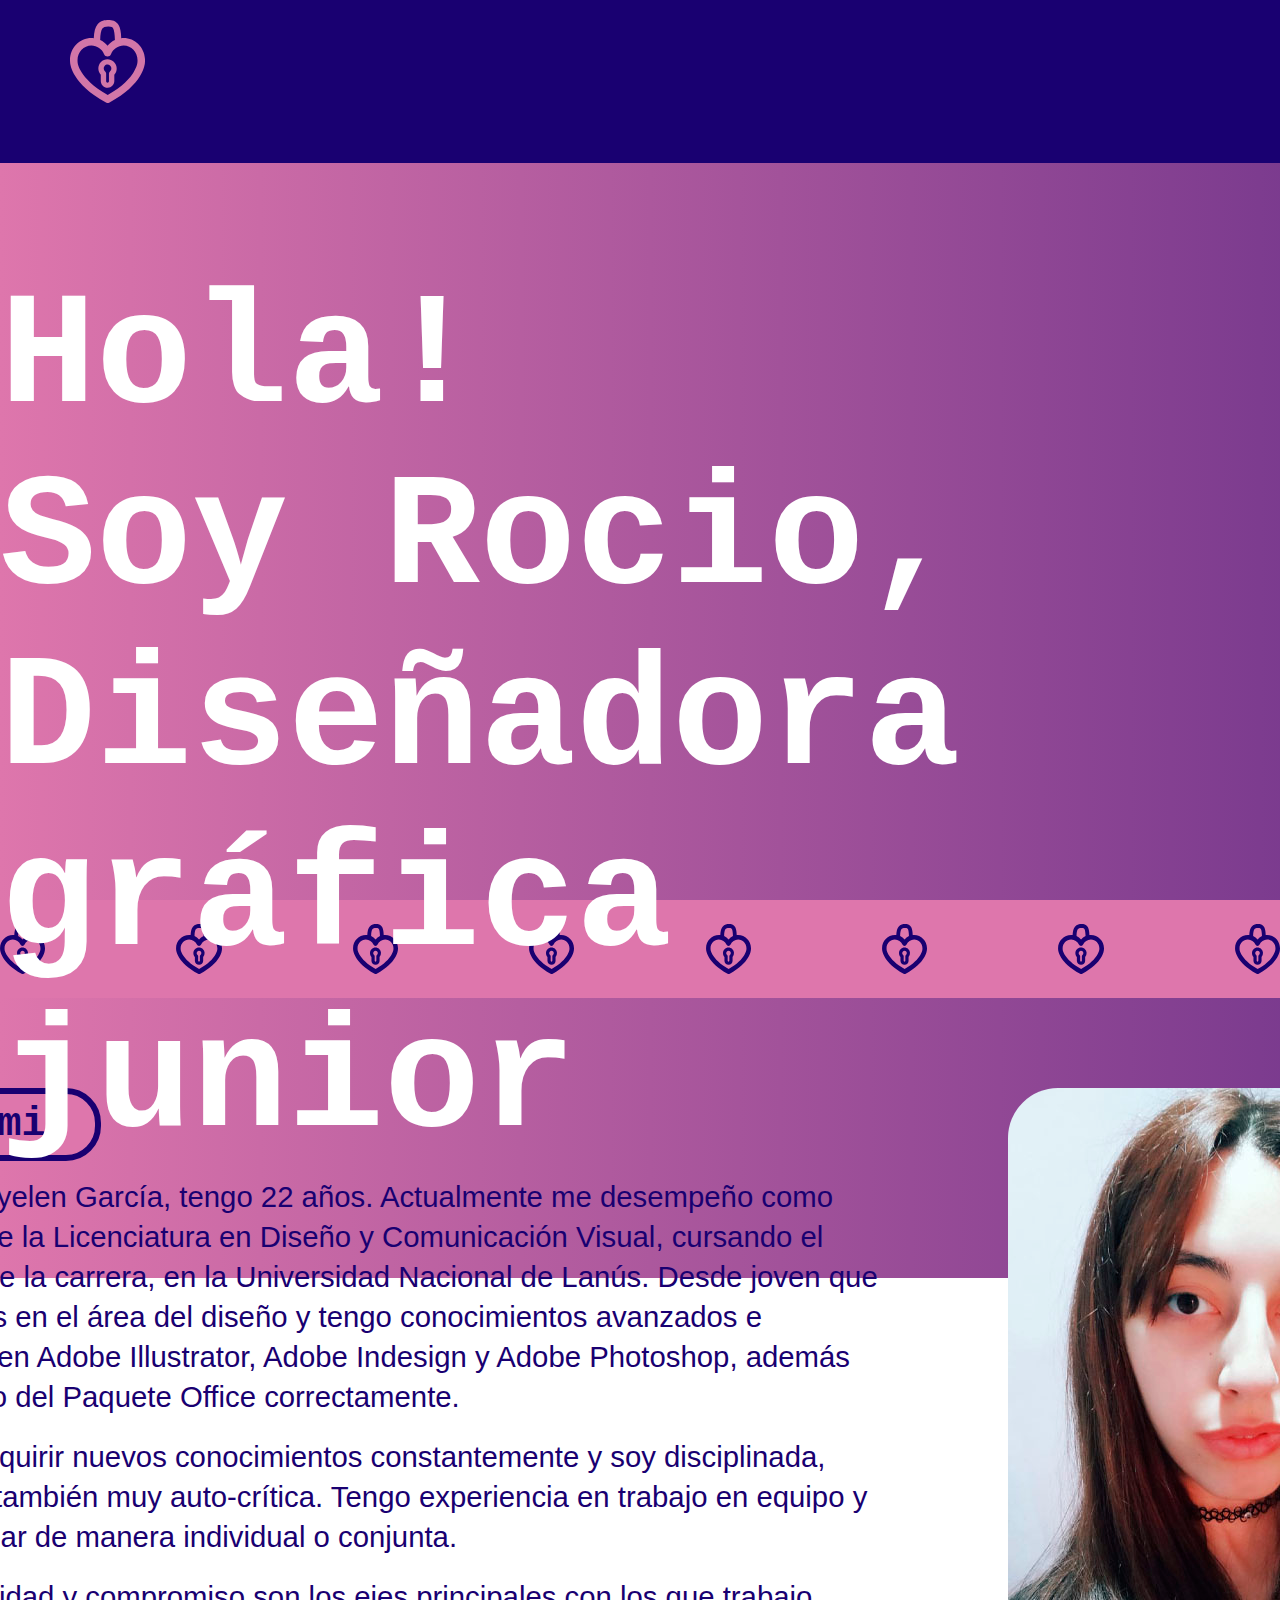
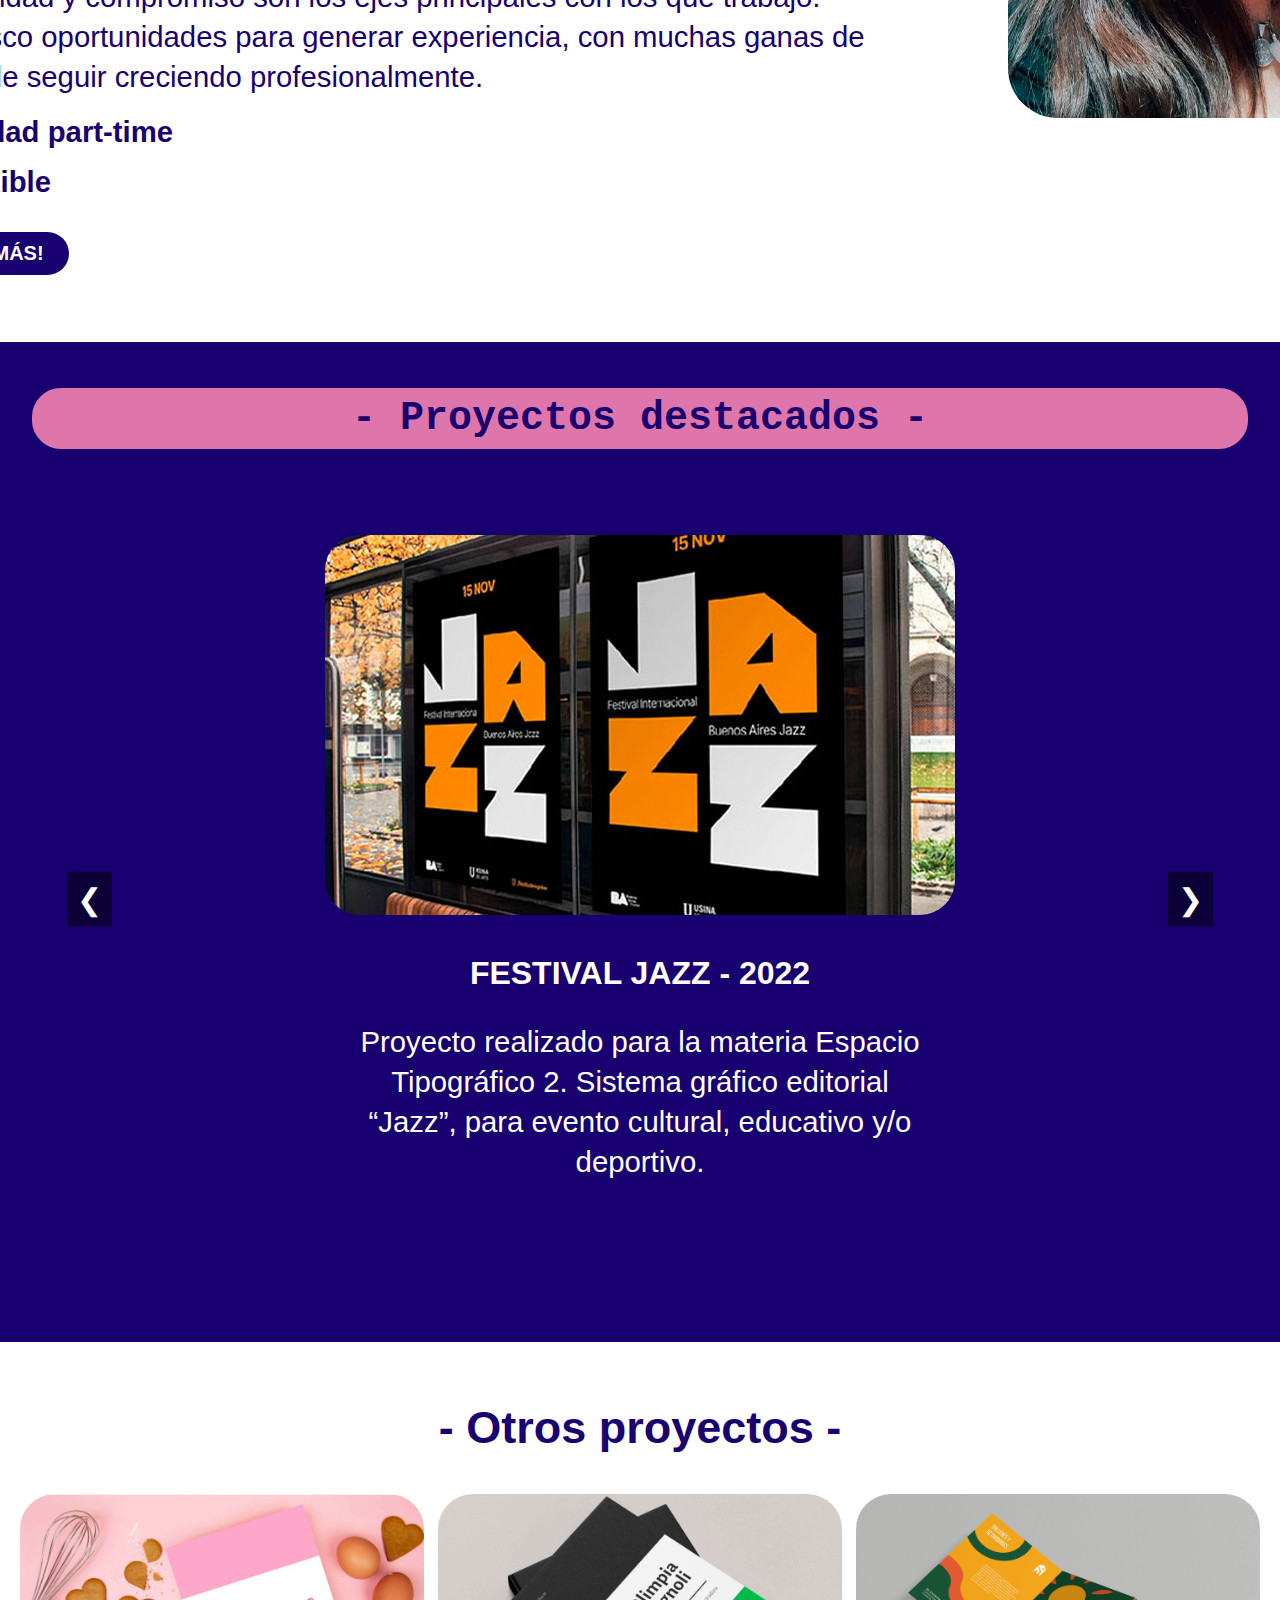
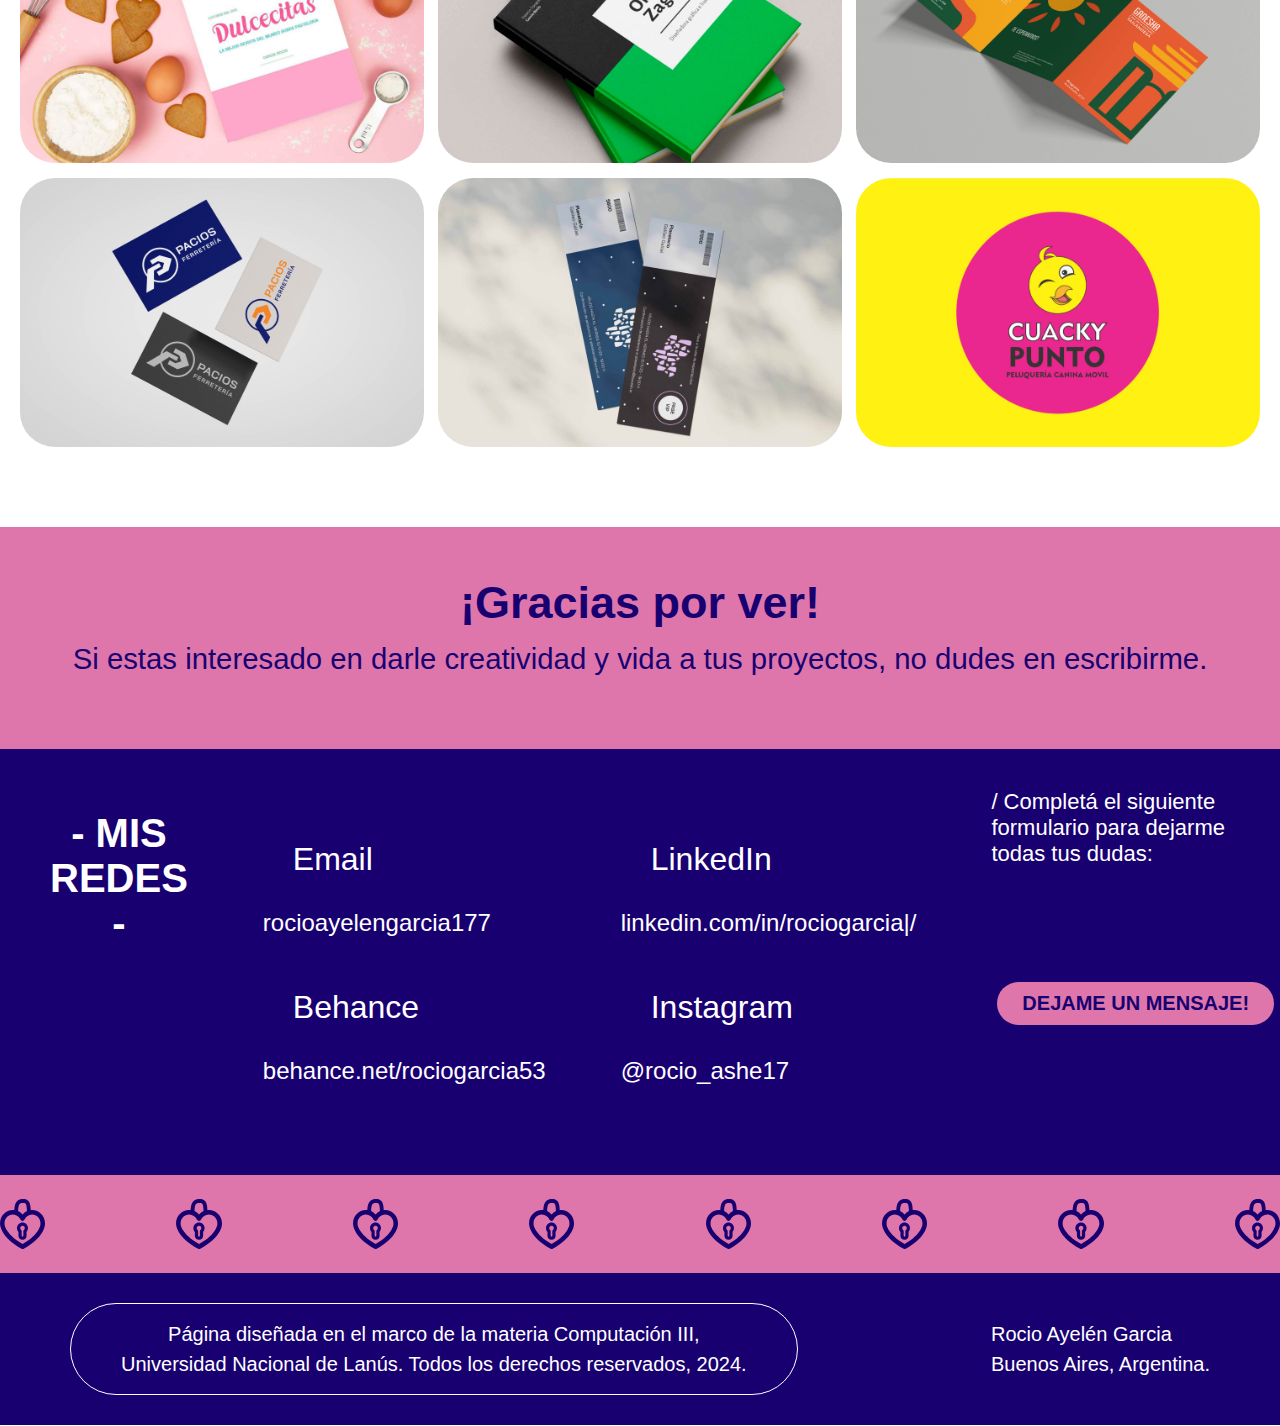
<file: index.html>
<!DOCTYPE html>
<html>
    <head>
        <meta charset="utf-8"/>
        <title>Rocio Garcia - Portfolio :)</title>
        <link rel="shortcut icon" href="img/svg/corazonrosa.svg" type="image/svg" sizes="16x16" alt="favicon_cvRocio">
        <link href="styles.css" rel="stylesheet" type="text/css">
		<script src="script.js"></script> 
		<meta name="viewport" content="width=device-width, initial-scale=1.0">
    </head>

    <body>
        <header class="h-index">
            <nav class="botonera">
                <div class="home">
                    <a href="index.html"><img src="img/svg/cora.svg" width="75px" alt="icono-de-corazon"></a>
                </div>
                <div class="botones">
                    <ul>
                        <li><a href="#sobremi" target="_self">SOBRE MÍ</a></li>
                        <li><a href="#proyectos" target="_self">MIS PROYECTOS</a></li>
                        <li><a href="img/GarciaRocio_CV.pdf" download="cv-rocio-garcia" target="_blank">DESCARGÁ MI CV!</a></li>
                        <li><a href="contacto.html" target="_self">CONTACTAME!</a></li>
                    </ul>
                </div>
            </nav>
<!--portada-titular-->
            <section class="titular">
                <div class="texto">
                    <h1>Hola!<br>Soy Rocio,<br>Diseñadora gráfica junior</h1>
                </div>
            </section>
		</header>

        <main>
<!--sobre-mi-->
            <section class="corazones">
                <img src="img/svg/corazonrosa.svg" height="50px" alt="corazon" class="corazon">
                <img src="img/svg/corazonrosa.svg" height="50px" alt="corazon" class="corazon">
                <img src="img/svg/corazonrosa.svg" height="50px" alt="corazon" class="corazon">
                <img src="img/svg/corazonrosa.svg" height="50px" alt="corazon" class="corazon">
                <img src="img/svg/corazonrosa.svg" height="50px" alt="corazon" class="corazon">
                <img src="img/svg/corazonrosa.svg" height="50px" alt="corazon" class="corazon">
                <img src="img/svg/corazonrosa.svg" height="50px" alt="corazon" class="corazon">
                <img src="img/svg/corazonrosa.svg" height="50px" alt="fcorazon" class="corazon">
            </section>

            <section class="contenedor">
                <div class="columna-izq-sobremi">
                    <h2 id="sobremi">Sobre mi!</h2>
                    <article class="descripcion">   
                        <p>Soy Rocio Ayelen García, tengo 22 años. Actualmente me desempeño como estudiante de la Licenciatura en Diseño y Comunicación Visual, cursando el quinto año de la carrera, en la Universidad Nacional de Lanús. Desde joven que tengo interés en el área del diseño y tengo conocimientos avanzados e intermedios en Adobe Illustrator, Adobe Indesign y Adobe Photoshop, además de hacer uso del Paquete Office correctamente.</p>
                        <p>Me gusta adquirir nuevos conocimientos constantemente y soy disciplinada, resolutiva y también muy auto-crítica. Tengo experiencia en trabajo en equipo y puedo trabajar de manera individual o conjunta.</p>
                        <p>Responsabilidad y compromiso son los ejes principales con los que trabajo. Siempre busco oportunidades para generar experiencia, con muchas ganas de aprender y de seguir creciendo profesionalmente.</p>
                        <ul>
                            <li>Disponibilidad part-time</li>
                            <li>Horario flexible</li>
                        </ul>
                        <a href="trayectoria.html">
                            <button id="boton-trayectoria" class="boton-trayectoria">¡CONOCEME MÁS!</button>
                        </a>
                    </article>
                </div>
                <div class="imagensobremi">
                    <img src="img/jpg/cvrocio.jpg" width="450" height="630" alt="imagenrocio" class="fotocv"> 
                </div>
            </section>

            <section class="proyectos-destacados">
                <h2 id="proyectos" class="tituloprincipal">- Proyectos destacados -</h2>
                <div class="carousel-container">
                    <div class="carousel">
                        <div class="cont-proyecto-indiv">
                            <img src="img/jpg/proyectos-destacados1.jpg" alt="proyectojazz" class="img-proyectos">
                            <h4>FESTIVAL JAZZ - 2022</h4>
                            <p class="epigrafe">Proyecto realizado para la materia Espacio Tipográfico 2. Sistema gráfico editorial “Jazz”, para evento cultural, educativo y/o deportivo.</p>
                        </div>
                        <div class="cont-proyecto-indiv">
                            <img src="img/jpg/proyectos-destacados2.jpg" alt="proyectobandoneon" class="img-proyectos">
                            <h4>INFOGRAFÍA - 2023</h4>
                            <p class="epigrafe">Proyecto realizado para la materia Espacio Tipográfico 3. Diseño de información / Infografía, sobre el funcionamiento del bandoneón.</p>
                        </div>
                        <div class="cont-proyecto-indiv">
                            <img src="img/jpg/proyectos-destacados3.jpg" alt="proyectometropolis" class="img-proyectos">
                            <h4>METRÓPOLIS - 2023</h4>
                            <p class="epigrafe">Proyecto realizado para la materia Fotografía. Imágenes basadas en la película “Metrópolis”, una película alemana de ciencia ficción de 1927, dirigida por Fritz Lang.</p>
                        </div>
                        <div class="cont-proyecto-indiv">
                            <img src="img/jpg/proyectos-destacados4.jpg" alt="proyectoetiquetas" class="img-proyectos">
                            <h4>ALTER EGO - 2024</h4>
                            <p class="epigrafe">Proyecto realizado para la materia Taller de Diseño 3. Diseño de etiquetas para vinos basada en el “El club de la pelea”, una película estadounidense dirigida por David Fincher.</p>
                        </div>
                    </div>
                    
                    <!-- Flechas de navegación -->
                    <button class="carousel-arrow prev" onclick="moveSlide(-1)">&#10094;</button>
                    <button class="carousel-arrow next" onclick="moveSlide(1)">&#10095;</button>
                </div>
            </section>

<!--otrpsproyectos-->
            <article aria-label="galeria" id="galeria">
                <h3>- Otros proyectos -</h3>
                <ol aria-label="Photographs" class="ol-cont-galeria">
                    <li>
                        <a href="galeria1.html">
                            <div class="image-container">
                                <img src="img/jpg/banner1.jpg" alt="galeria1" style="view-transition-name: photo-0">
                                <div class="image-title">VER MÁS</div>
                            </div>
                        </a>
                    </li>
                    <li>
                        <a href="galeria2.html">
                            <div class="image-container">
                                <img src="img/jpg/banner2.jpg" alt="galeria2" style="view-transition-name: photo-1">
                                <div class="image-title">VER MÁS</div>
                            </div>
                        </a>
                    </li>
                    <li>
                        <a href="galeria3.html">
                            <div class="image-container">
                                <img src="img/jpg/banner3.jpg" alt="galeria2" style="view-transition-name: photo-1">
                                <div class="image-title">VER MÁS</div>
                            </div>
                        </a>
                    </li>
                    <li>
                        <a href="galeria4.html">
                            <div class="image-container">
                                <img src="img/jpg/banner4.jpg" alt="galeria2" style="view-transition-name: photo-1">
                                <div class="image-title">VER MÁS</div>
                            </div>
                        </a>
                    </li>
                    <li>
                        <a href="galeria5.html">
                            <div class="image-container">
                                <img src="img/jpg/banner5.jpg" alt="galeria2" style="view-transition-name: photo-1">
                                <div class="image-title">VER MÁS</div>
                            </div>
                        </a>
                    </li>
                    <li>
                        <a href="galeria6.html">
                            <div class="image-container">
                                <img src="img/jpg/banner6.jpg" alt="galeria2" style="view-transition-name: photo-1">
                                <div class="image-title">VER MÁS</div>
                            </div>
                        </a>
                    </li>
                </ol>
            </article>
    
<!--graciasporver-->
            <section class="contacto">
                <div class="gracias-por-ver"> 
                    <h3 id>¡Gracias por ver!</h3>
                    <p>Si estas interesado en darle creatividad y vida a tus proyectos, no dudes en escribirme.</p>
                </div>
            </section>

<!--misredes-->
			<section class="sectioncontacto">
				<h4 class="titulocontacto">- MIS REDES -</h4>
				<adress class="#contacto" id="contacto">
					<div>
						<p class="redes">Email</p> 
						<a href="https://www.rocioayelengarcia177@gmail.com" target="_blank">rocioayelengarcia177</a>
						<p class="redes">Behance</p>
						<a href="https://www.behance.net/rociogarcia53" target="_blank">behance.net/rociogarcia53</a>
					</div>
				</adress>
				<adress>
					<div>
						<p class="redes">LinkedIn</p>
						<a href="https://www.linkedin.com/in/rocio-ayel%C3%A9n-garcia-8486112b2/" target="_blank">linkedin.com/in/rociogarcia|/</a>
						<p class="redes">Instagram</p>
						<a href="https://www.instagram.com/rocio_ashe17/" target="_blank">@rocio_ashe17</a>
					</div>
				</adress>
				    <div class="contenedor-boton-form">
					    <p class="p-boton-form">/ Completá el siguiente formulario para dejarme todas tus dudas:</p>
					    <a href="contacto.html">
						    <button class="boton-formulario">DEJAME UN MENSAJE!</button>
					    </a>
				    </div>
			</section>
            <section class="corazones">
                <img src="img/svg/corazonrosa.svg" height="50px" alt="corazon" class="corazon">
                <img src="img/svg/corazonrosa.svg" height="50px" alt="corazon" class="corazon">
                <img src="img/svg/corazonrosa.svg" height="50px" alt="corazon" class="corazon">
                <img src="img/svg/corazonrosa.svg" height="50px" alt="corazon" class="corazon">
                <img src="img/svg/corazonrosa.svg" height="50px" alt="corazon" class="corazon">
                <img src="img/svg/corazonrosa.svg" height="50px" alt="corazon" class="corazon">
                <img src="img/svg/corazonrosa.svg" height="50px" alt="corazon" class="corazon">
                <img src="img/svg/corazonrosa.svg" height="50px" alt="fcorazon" class="corazon">
            </section>
        </main>

<!--footer-->
        <footer>
            <div class="copyright">
				<p>Página diseñada en el marco de la materia Computación III, </p>
            	<p>Universidad Nacional de Lanús. Todos los derechos reservados, 2024.</p>
            </div>
			<div>
                <p>Rocio Ayelén Garcia</p>
                <p>Buenos Aires, Argentina.</p>
            </div>
    	</footer>
    </body>
</html>
</file>
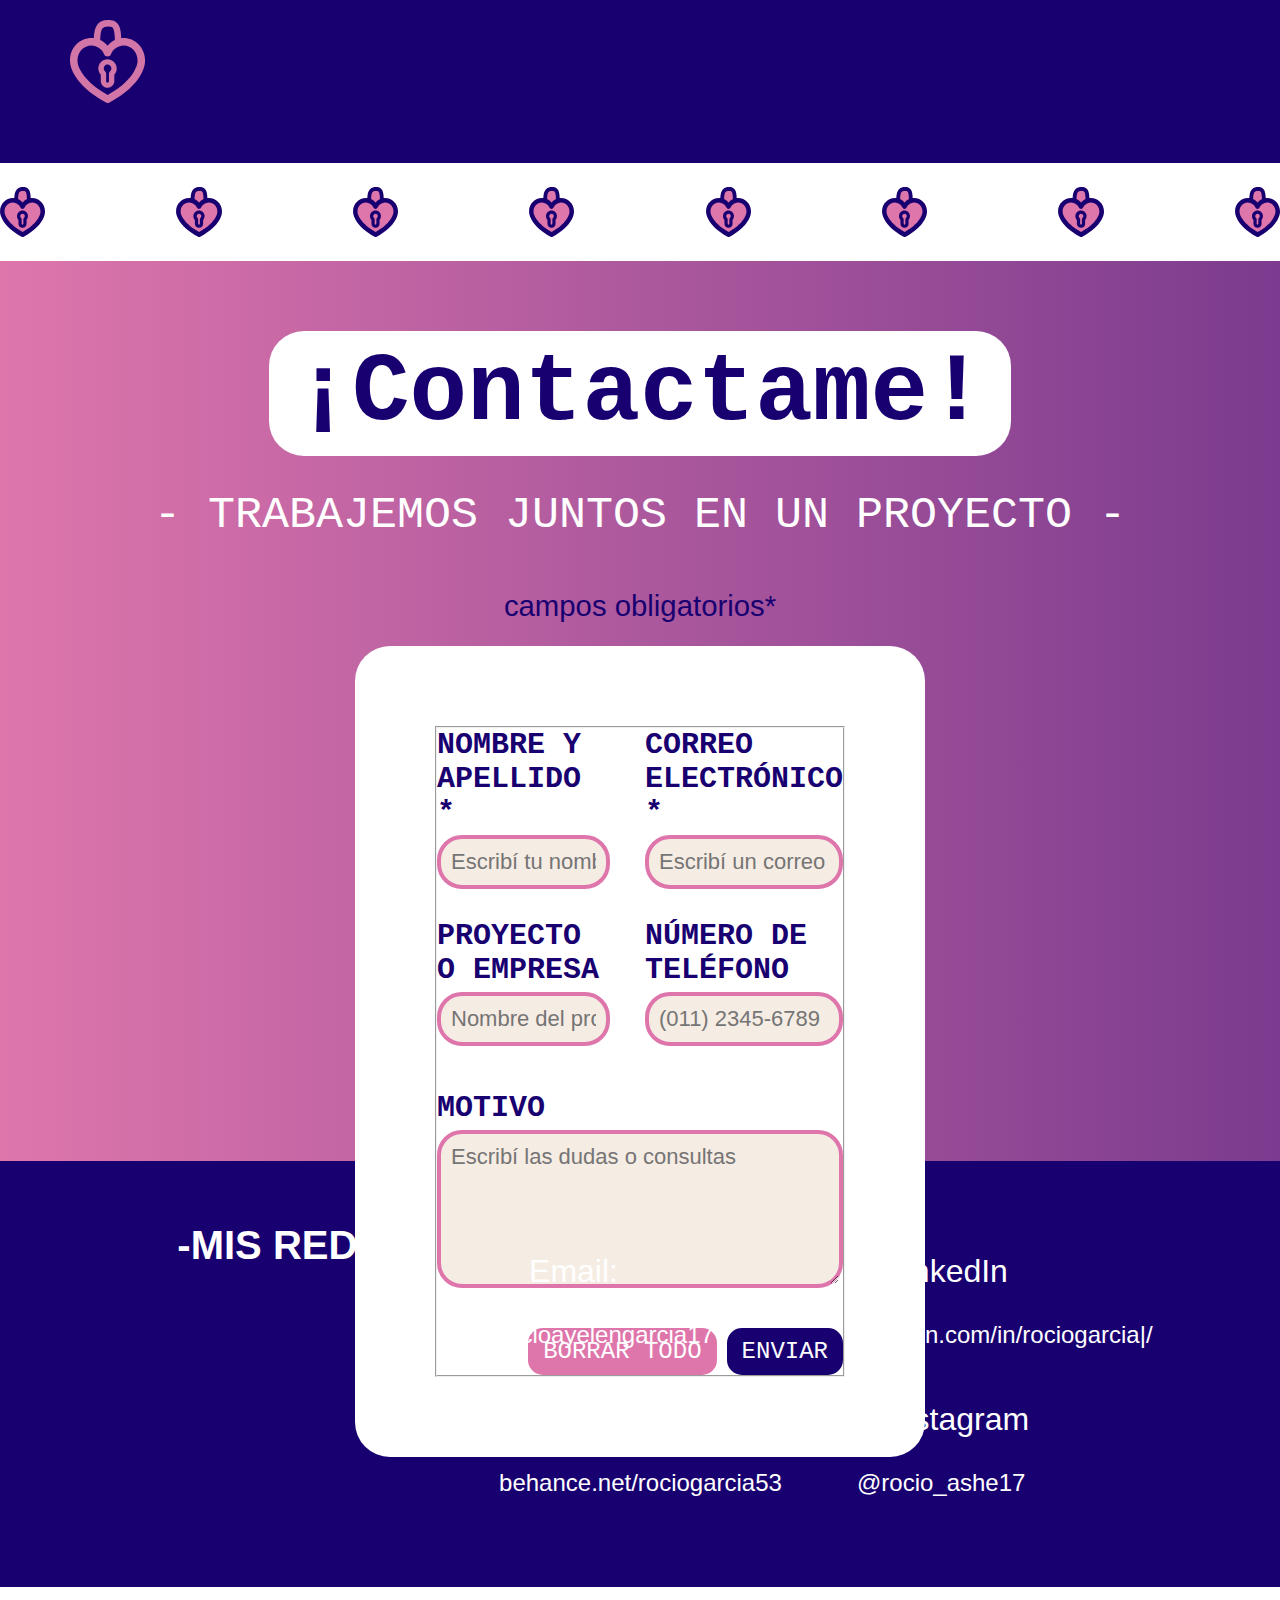
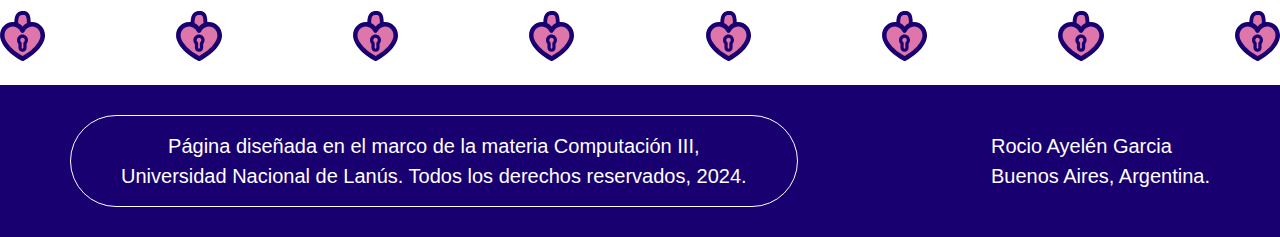
<file: contacto.html>
<!DOCTYPE html>
<html>
    <head>
        <meta charset="utf-8"/>
        <title>Rocio Garcia - Portfolio :)</title>
        <link rel="shortcut icon" href="img/2.svg" type="image/svg"/>
        <link href="styles.css" rel="stylesheet" type="text/css">
    </head>
    <body>
        <header>
            <nav class="botonera">
                <div class="home">
                    <a href="index.html"><img src="img/svg/cora.svg" width="75px" alt="icono de casa"></a>
                </div>
                <div class="botones">
                    <ul>
                        <li><a href="index.html#sobremi" target="_self">SOBRE MÍ</a></li>
                        <li><a href="index.html#proyectos" target="_self">MIS PROYECTOS</a></li>
                        <li><a href="img/GarciaRocio_CV.pdf" download="cv-rocio-garcia" target="_blank">DESCARGÁ MI CV!</a></li>
                        <li><a href="#contacto.html" target="_self">CONTACTAME!</a></li>
                    </ul>
                </div>
            </nav>
        </header>
        <main>
            <section class="corazones-otros">
                <img src="img/svg/corazonrosa.svg" height="50px" alt="corazon" class="corazon">
                <img src="img/svg/corazonrosa.svg" height="50px" alt="corazon" class="corazon">
                <img src="img/svg/corazonrosa.svg" height="50px" alt="corazon" class="corazon">
                <img src="img/svg/corazonrosa.svg" height="50px" alt="corazon" class="corazon">
                <img src="img/svg/corazonrosa.svg" height="50px" alt="corazon" class="corazon">
                <img src="img/svg/corazonrosa.svg" height="50px" alt="corazon" class="corazon">
                <img src="img/svg/corazonrosa.svg" height="50px" alt="corazon" class="corazon">
                <img src="img/svg/corazonrosa.svg" height="50px" alt="fcorazon" class="corazon">
            </section>
            <section class="contenedor-formulario">
                <h2 class="titulo-contacto h2-formulario">¡Contactame!</h2>
                <p class="descripcion-contacto">- TRABAJEMOS JUNTOS EN UN PROYECTO -</p>
                <p>campos obligatorios*</p>
                <form class="formulario-contacto">
                    <fieldset>
                        <div class="contenedor-campos">
                            <!-- Columna izquierda -->
                            <div class="columna-izq-form">
                                <div class="mb-1">
                                    <label for="nombre" class="form-label">NOMBRE Y APELLIDO *</label>
                                    <input type="text" id="nombre" class="form-control" placeholder="Escribí tu nombre completo">
                                </div>

                                <div class="mb-1">
                                    <label for="apellido" class="form-label">PROYECTO O EMPRESA</label>
                                    <input type="text" id="apellido" class="form-control" placeholder="Nombre del proyecto o empresa">
                                </div>
                            </div>
            
                            <!-- Columna derecha -->
                            <div class="columna-der-form">
                                <div class="mb-2">
                                    <label for="email" class="form-label">CORREO ELECTRÓNICO *</label>
                                    <input type="email" id="email" class="form-control" placeholder="Escribí un correo electrónico">
                                </div>
            
                                <div class="mb-2">
                                    <label for="telefono" class="form-label">NÚMERO DE TELÉFONO</label>
                                    <input type="tel" id="telefono" class="form-control" placeholder="(011) 2345-6789">
                                </div>
                            </div>
                        </div>
            
                        <!-- Campo Mensaje  -->
                        
                        <div class="mb-3 mensaje-container">
                            <label for="mensaje" class="form-label">MOTIVO</label>
                            <textarea id="mensaje" class="form-control" rows="5" placeholder="Escribí las dudas o consultas"></textarea>
                        </div>
            
                        <!-- Botones de Enviar y Borrar -->
                        <div class="botones-formulario">
                            <button type="reset" class="btn btn-secondary">BORRAR TODO</button>
                            <button type="submit" class="btn btn-primary">ENVIAR</button>
                        </div>
                    </fieldset>
                </form>
            </section>
            <section class="sectioncontacto">
                    <h4 class="titulocontacto">-MIS REDES-</h4>
                    <adress class="#contacto" id="contacto">
                        <div>
                            <p class="redes">Email:</p> 
                            <a href="https://www.rocioayelengarcia177@gmail.com" target="_blank">rocioayelengarcia177</a>
                            <p class="redes">Behance</p>
                            <a href="https://www.behance.net/rociogarcia53" target="_blank">behance.net/rociogarcia53</a>
                        </div>
                    </adress>
                    <adress>
                        <div>
                            <p class="redes">LinkedIn</p>
                            <a href="https://www.linkedin.com/in/rocio-ayel%C3%A9n-garcia-8486112b2/" target="_blank">linkedin.com/in/rociogarcia|/</a>
                            <p class="redes">Instagram</p>
                            <a href="https://www.instagram.com/rocio_ashe17/" target="_blank">@rocio_ashe17</a>
                        </div>
                    </adress>
            </section>
            <section class="corazones-otros">
                <img src="img/svg/corazonrosa.svg" height="50px" alt="corazon" class="corazon">
                <img src="img/svg/corazonrosa.svg" height="50px" alt="corazon" class="corazon">
                <img src="img/svg/corazonrosa.svg" height="50px" alt="corazon" class="corazon">
                <img src="img/svg/corazonrosa.svg" height="50px" alt="corazon" class="corazon">
                <img src="img/svg/corazonrosa.svg" height="50px" alt="corazon" class="corazon">
                <img src="img/svg/corazonrosa.svg" height="50px" alt="corazon" class="corazon">
                <img src="img/svg/corazonrosa.svg" height="50px" alt="corazon" class="corazon">
                <img src="img/svg/corazonrosa.svg" height="50px" alt="fcorazon" class="corazon">
            </section>
        </main>
        <footer>
            <div class="copyright">
                <p>Página diseñada en el marco de la materia Computación III, </p>
                <p>Universidad Nacional de Lanús. Todos los derechos reservados, 2024.</p>
            </div>
            <div>
                <p>Rocio Ayelén Garcia</p>
                <p>Buenos Aires, Argentina.</p>
            </div>
        </footer>
    </body>
</html>
</file>
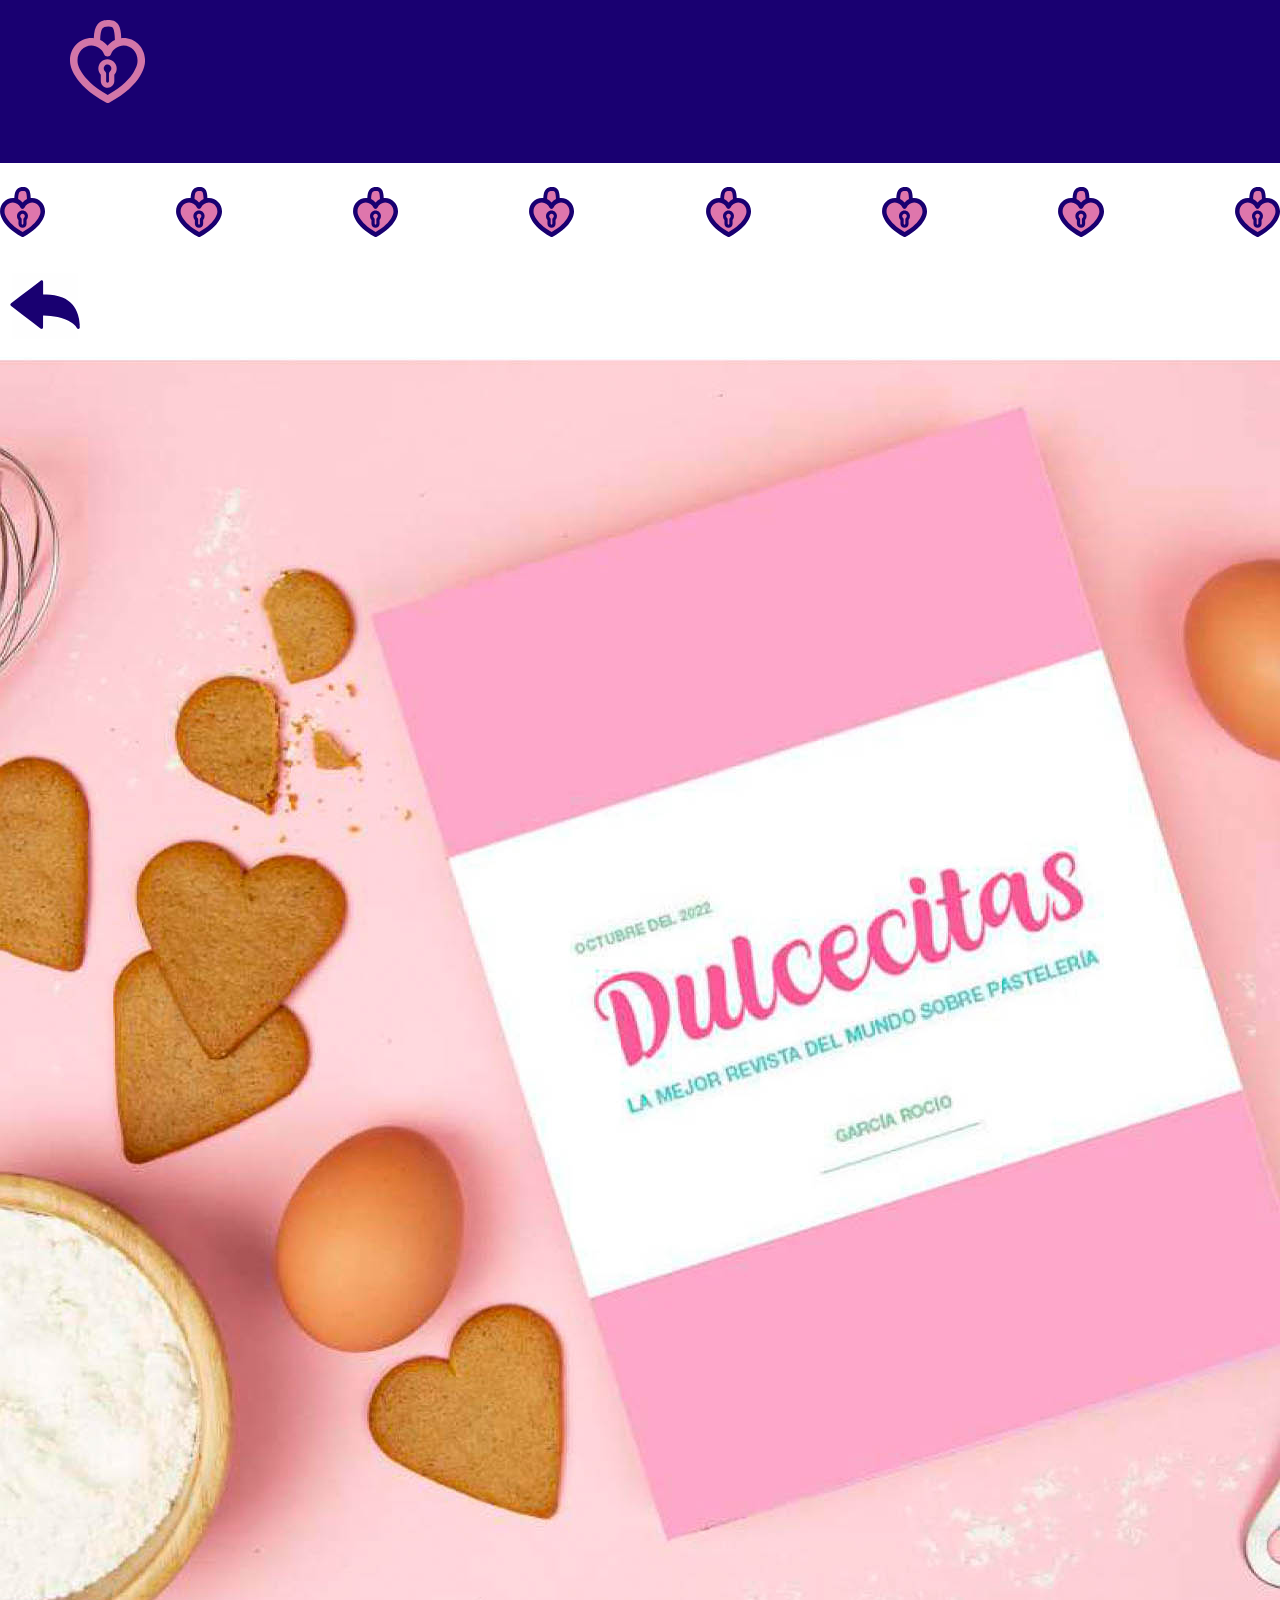
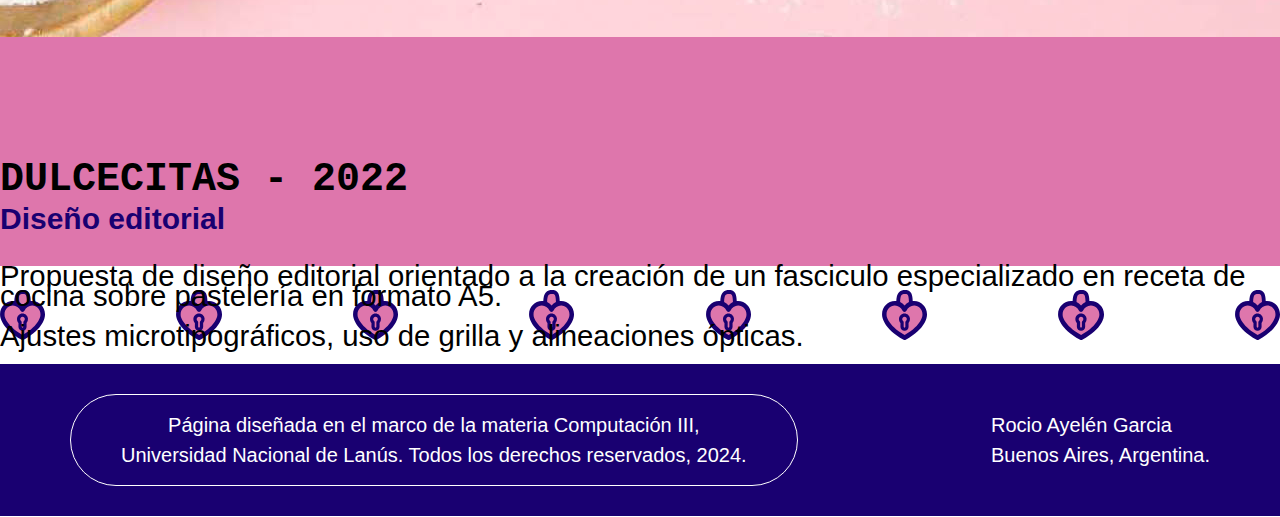
<file: galeria1.html>
<!DOCTYPE html>
<html>
    <head>
        <meta charset="utf-8"/>
        <title>Rocio Garcia - Portfolio :)</title>
        <link rel="shortcut icon" href="img/svg/corazonrosa.svg" type="image/svg" sizes="16x16" alt="favicon_cvRocio">
        <link href="styles.css" rel="stylesheet" type="text/css">
        <meta name="viewport" content="width=device-width, initial-scale=1.0">
    </head>
    <body id="body-galeria">
        <header>
            <nav class="botonera">
                <div class="home">
                    <a href="index.html"><img src="img/svg/cora.svg" width="75px" alt="icono-de-corazon"></a>
                </div>
                <div class="botones">
                    <ul>
                        <li><a href="#sobremi" target="_self">SOBRE MÍ</a></li>
                        <li><a href="#proyectos" target="_self">MIS PROYECTOS</a></li>
                        <li><a href="img/GarciaRocio_CV.pdf" download="cv-rocio-garcia" target="_blank">DESCARGÁ MI CV!</a></li>
                        <li><a href="contacto.html" target="_self">CONTACTAME!</a></li>
                    </ul>
                </div>
            </nav>
        </header>

        <main>
            <section class="corazones-otros">
                <img src="img/svg/corazonrosa.svg" height="50px" alt="corazon" class="corazon">
                <img src="img/svg/corazonrosa.svg" height="50px" alt="corazon" class="corazon">
                <img src="img/svg/corazonrosa.svg" height="50px" alt="corazon" class="corazon">
                <img src="img/svg/corazonrosa.svg" height="50px" alt="corazon" class="corazon">
                <img src="img/svg/corazonrosa.svg" height="50px" alt="corazon" class="corazon">
                <img src="img/svg/corazonrosa.svg" height="50px" alt="corazon" class="corazon">
                <img src="img/svg/corazonrosa.svg" height="50px" alt="corazon" class="corazon">
                <img src="img/svg/corazonrosa.svg" height="50px" alt="fcorazon" class="corazon">
            </section>

            <div>
                <a href="index.html#galeria" target="_self">
                    <img src="img/svg/flecha-atras.svg" width="90" height="90" alt="flecha-volver"/>
                </a> 
            </div>

            <section class="contenedor-galeria">
                <img src="img/jpg/banner1.jpg" width="1920" height="1280" itemprop="image" alt="galeria1" style="view-transition-name: photo-0">
                <figcaption>
                    <h4 class="titulos">DULCECITAS - 2022</h4>
                    <h5 class="subtitulos">Diseño editorial</h5>
                    <p class="epigrafe-galeria">Propuesta de diseño editorial orientado a la creación de un fasciculo especializado en receta de cocina sobre pastelería en formato A5.</p>
                    <p class="epigrafe-galeria">Ajustes microtipográficos, uso de grilla y alineaciones ópticas.</p>
                </figcaption>
            </section>

            <section class="corazones-otros">
                <img src="img/svg/corazonrosa.svg" height="50px" alt="corazon" class="corazon">
                <img src="img/svg/corazonrosa.svg" height="50px" alt="corazon" class="corazon">
                <img src="img/svg/corazonrosa.svg" height="50px" alt="corazon" class="corazon">
                <img src="img/svg/corazonrosa.svg" height="50px" alt="corazon" class="corazon">
                <img src="img/svg/corazonrosa.svg" height="50px" alt="corazon" class="corazon">
                <img src="img/svg/corazonrosa.svg" height="50px" alt="corazon" class="corazon">
                <img src="img/svg/corazonrosa.svg" height="50px" alt="corazon" class="corazon">
                <img src="img/svg/corazonrosa.svg" height="50px" alt="fcorazon" class="corazon">
            </section>
        </main>

        <footer>
            <div class="copyright">
                <p>Página diseñada en el marco de la materia Computación III, </p>
                <p>Universidad Nacional de Lanús. Todos los derechos reservados, 2024.</p>
            </div>
            <div>
                <p>Rocio Ayelén Garcia</p>
                <p>Buenos Aires, Argentina.</p>
            </div>
        </footer>
    </body>
</html>
</file>
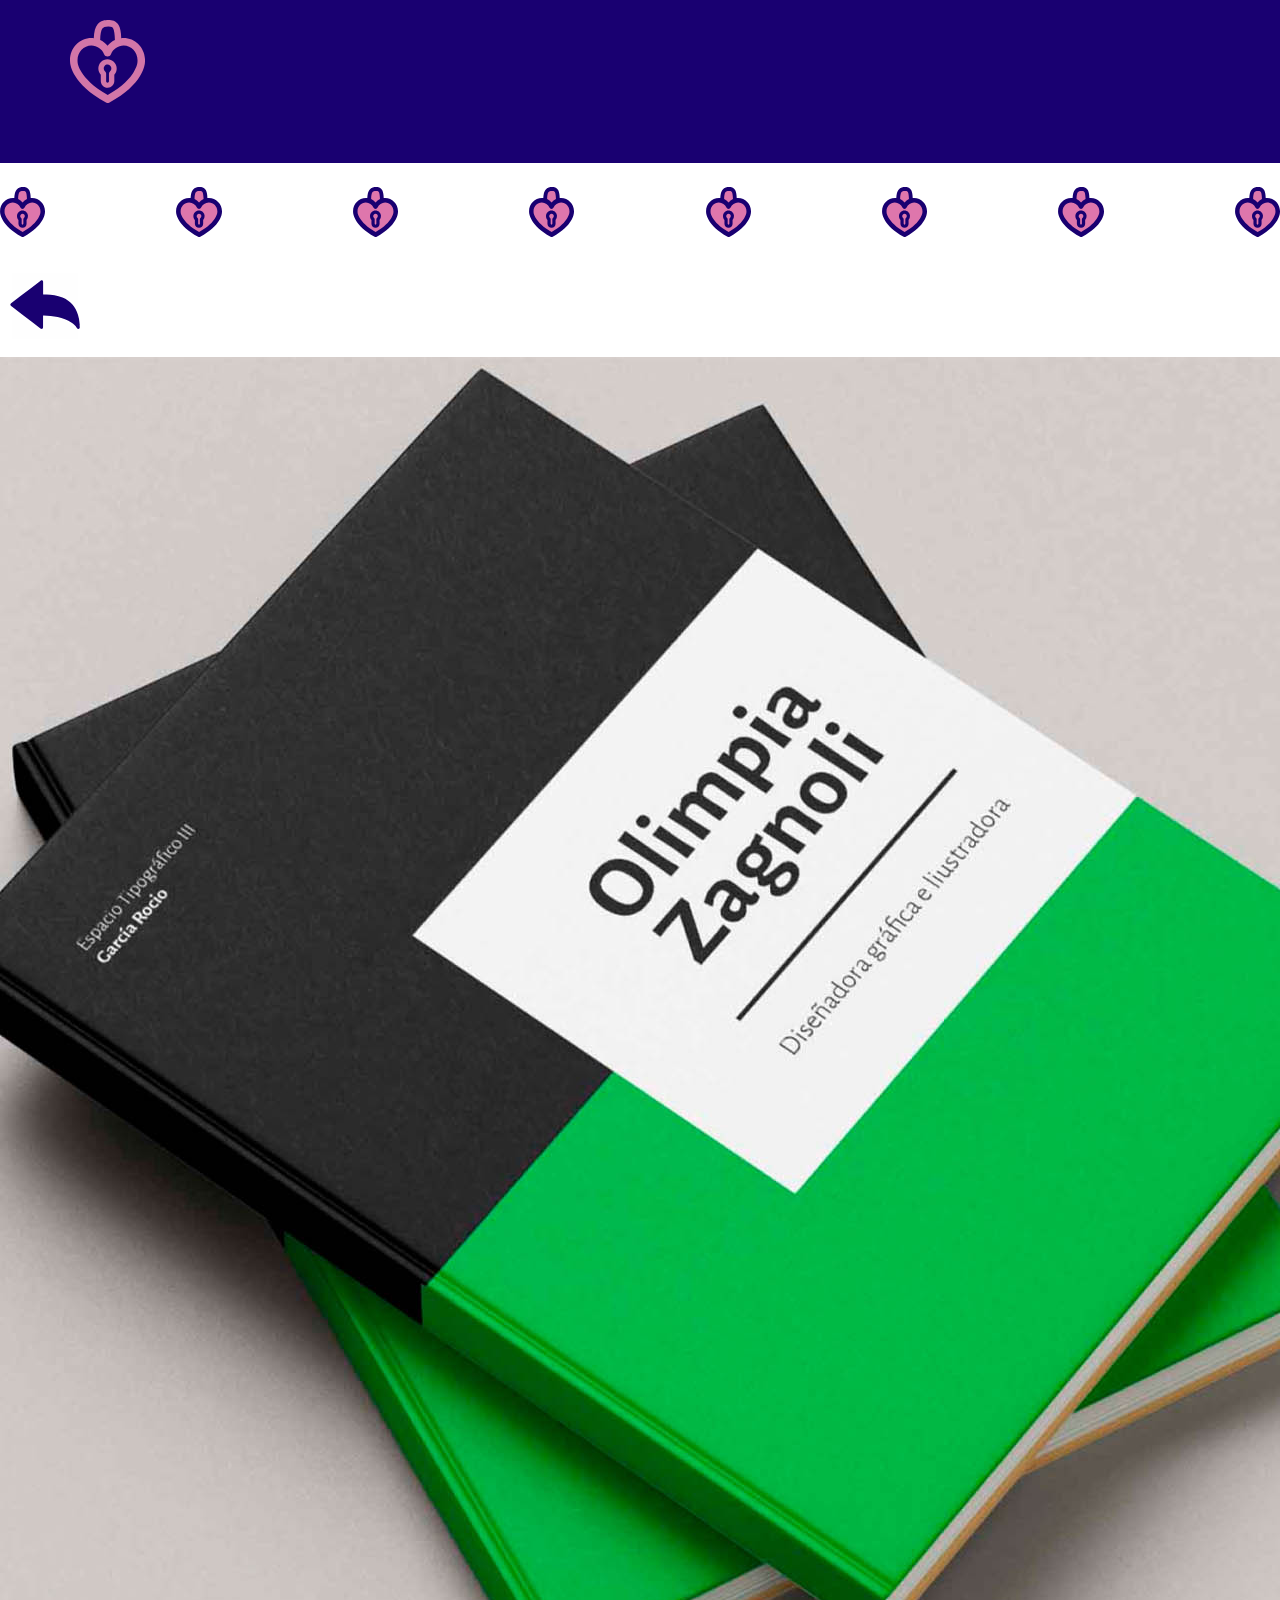
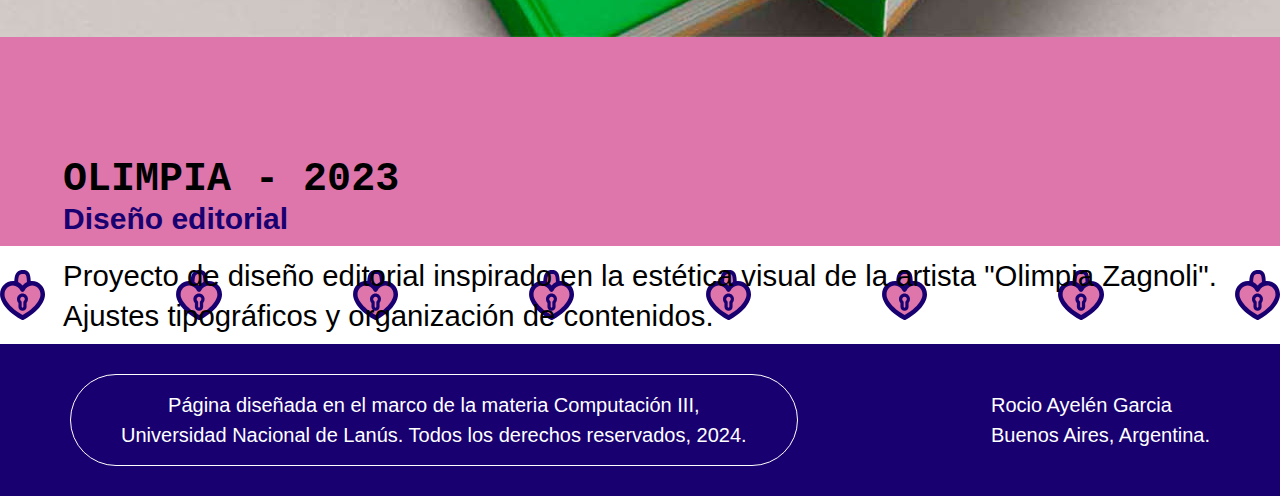
<file: galeria2.html>
<!DOCTYPE html>
<html>
    <head>
        <meta charset="utf-8"/>
        <title>Rocio Garcia - Portfolio :)</title>
        <link rel="shortcut icon" href="img/svg/corazonrosa.svg" type="image/svg" sizes="16x16" alt="favicon_cvRocio">
        <link href="styles.css" rel="stylesheet" type="text/css">
        <meta name="viewport" content="width=device-width, initial-scale=1.0">
    </head>
    <body id="body-galeria">
        <header>
            <nav class="botonera">
                <div class="home">
                    <a href="index.html"><img src="img/svg/cora.svg" width="75px" alt="icono-de-corazon"></a>
                </div>
                <div class="botones">
                    <ul>
                        <li><a href="#sobremi" target="_self">SOBRE MÍ</a></li>
                        <li><a href="#proyectos" target="_self">MIS PROYECTOS</a></li>
                        <li><a href="img/GarciaRocio_CV.pdf" download="cv-rocio-garcia" target="_blank">DESCARGÁ MI CV!</a></li>
                        <li><a href="contacto.html" target="_self">CONTACTAME!</a></li>
                    </ul>
                </div>
            </nav>
        </header>

        <main>
            <section class="corazones-otros">
                <img src="img/svg/corazonrosa.svg" height="50px" alt="corazon" class="corazon">
                <img src="img/svg/corazonrosa.svg" height="50px" alt="corazon" class="corazon">
                <img src="img/svg/corazonrosa.svg" height="50px" alt="corazon" class="corazon">
                <img src="img/svg/corazonrosa.svg" height="50px" alt="corazon" class="corazon">
                <img src="img/svg/corazonrosa.svg" height="50px" alt="corazon" class="corazon">
                <img src="img/svg/corazonrosa.svg" height="50px" alt="corazon" class="corazon">
                <img src="img/svg/corazonrosa.svg" height="50px" alt="corazon" class="corazon">
                <img src="img/svg/corazonrosa.svg" height="50px" alt="fcorazon" class="corazon">
            </section>

            <div>
                <a href="index.html#galeria" target="_self">
                    <img src="img/svg/flecha-atras.svg" width="90" height="90" alt="flecha-volver"/>
                </a> 
            </div>

            <section>
                <section class="contenedor-galeria">
                    <img src="img/jpg/banner2.jpg" width="1920" height="1280" itemprop="image" alt="galeria2" style="view-transition-name: photo-0">
                    <figcaption>
                        <h4 class="titulos">OLIMPIA - 2023</h4>
                        <h5 class="subtitulos">Diseño editorial</h5>
                        <p class="epigrafe-galeria">Proyecto de diseño editorial inspirado en la estética visual de la artista "Olimpia Zagnoli".</p>
                        <p class="epigrafe-galeria">Ajustes tipográficos y organización de contenidos.</p>
                    </figcaption>
                </section>
            </section>

            <section class="corazones-otros">
                <img src="img/svg/corazonrosa.svg" height="50px" alt="corazon" class="corazon">
                <img src="img/svg/corazonrosa.svg" height="50px" alt="corazon" class="corazon">
                <img src="img/svg/corazonrosa.svg" height="50px" alt="corazon" class="corazon">
                <img src="img/svg/corazonrosa.svg" height="50px" alt="corazon" class="corazon">
                <img src="img/svg/corazonrosa.svg" height="50px" alt="corazon" class="corazon">
                <img src="img/svg/corazonrosa.svg" height="50px" alt="corazon" class="corazon">
                <img src="img/svg/corazonrosa.svg" height="50px" alt="corazon" class="corazon">
                <img src="img/svg/corazonrosa.svg" height="50px" alt="fcorazon" class="corazon">
            </section>
        </main>

        <footer>
            <div class="copyright">
                <p>Página diseñada en el marco de la materia Computación III, </p>
                <p>Universidad Nacional de Lanús. Todos los derechos reservados, 2024.</p>
            </div>
            <div>
                <p>Rocio Ayelén Garcia</p>
                <p>Buenos Aires, Argentina.</p>
            </div>
        </footer>
    </body>
</html>
</file>
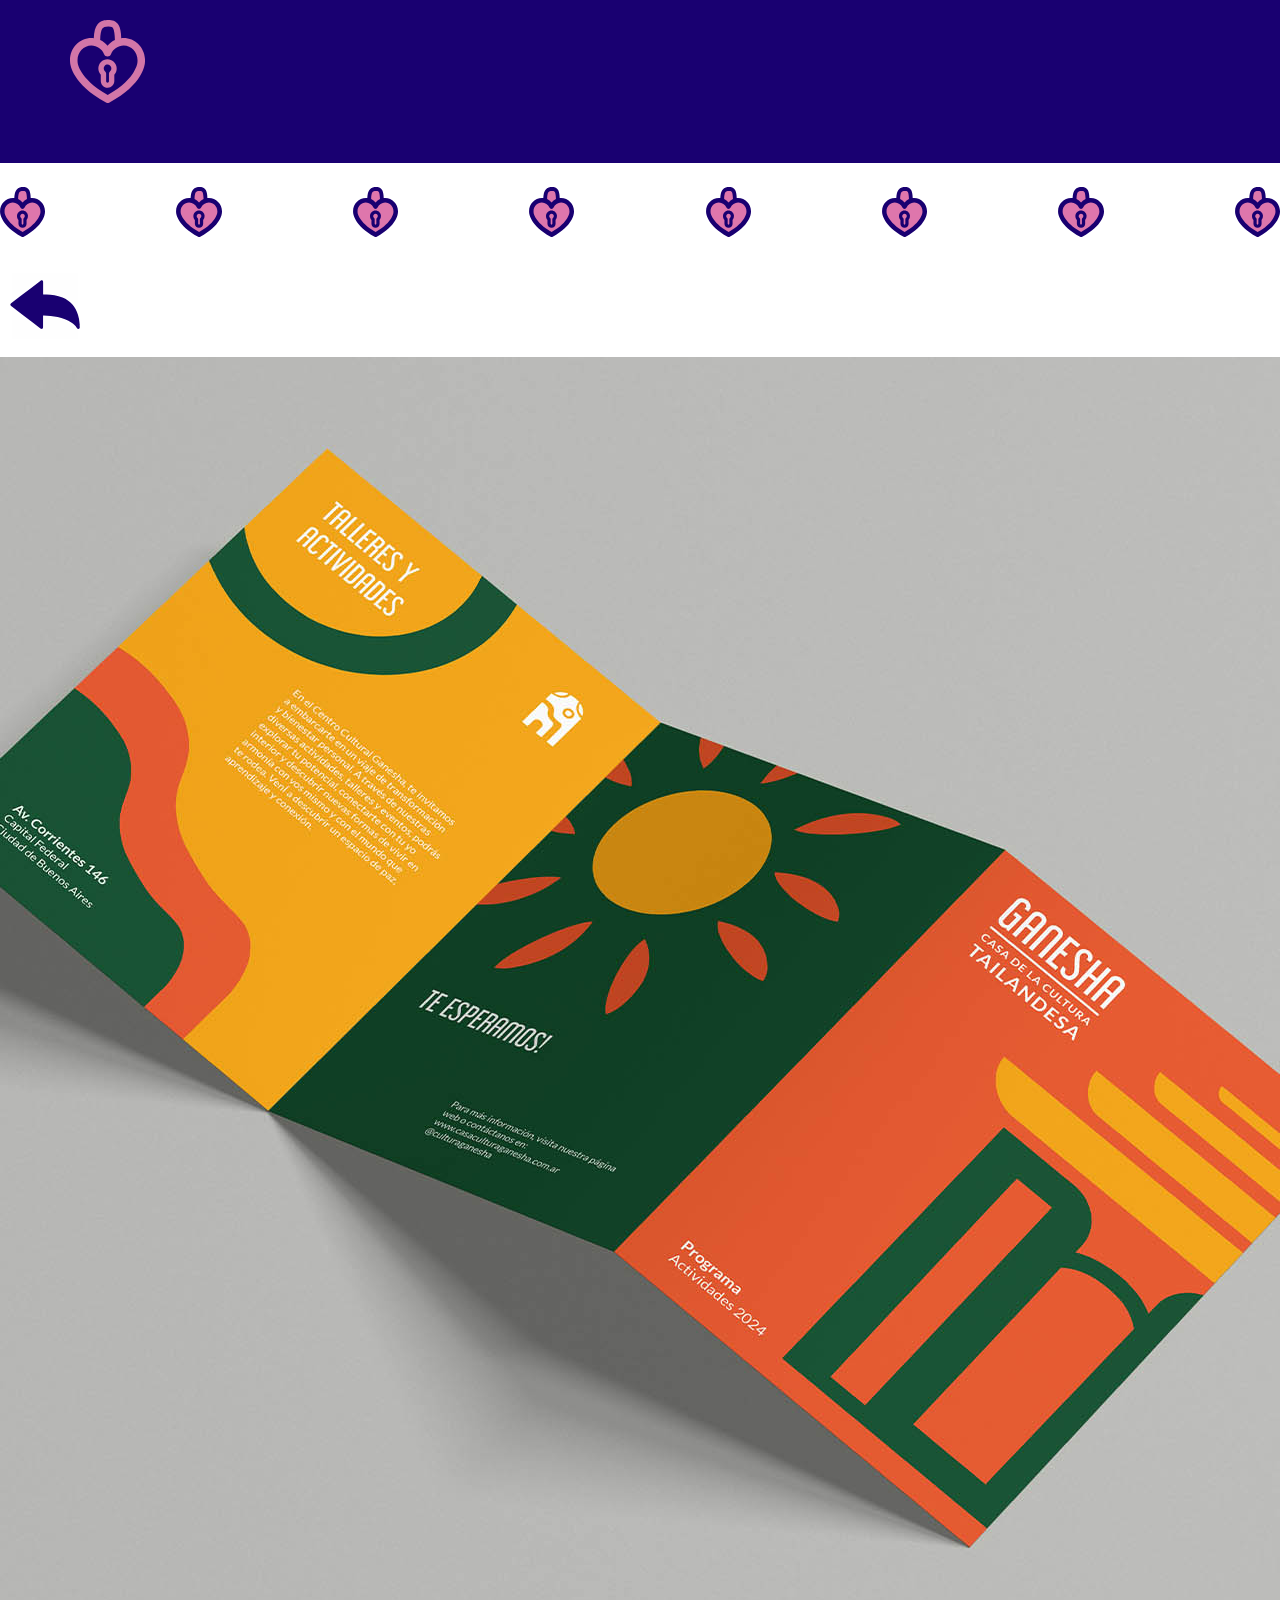
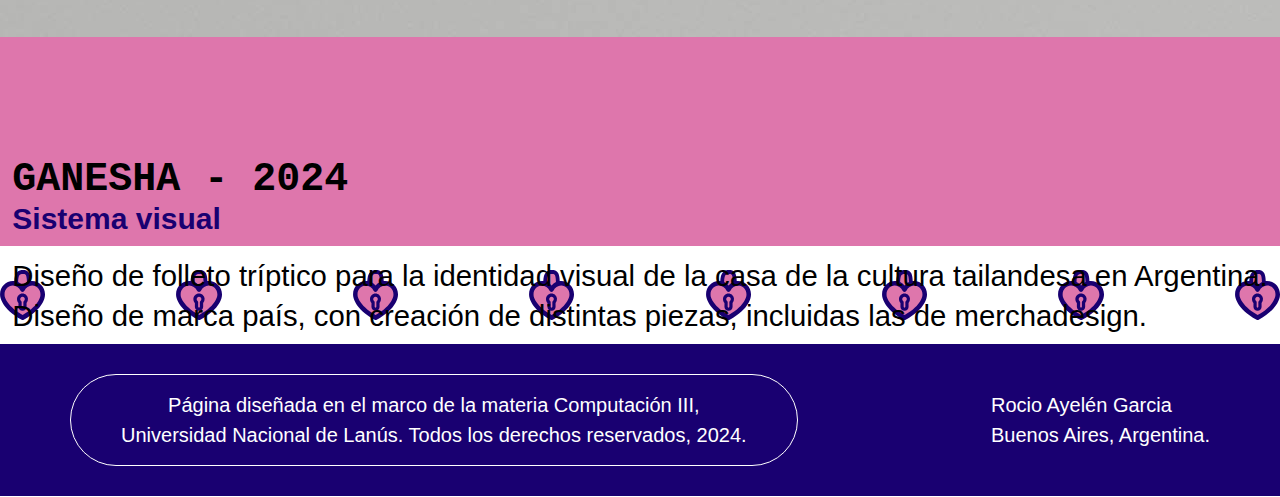
<file: galeria3.html>
<!DOCTYPE html>
<html>
    <head>
        <meta charset="utf-8"/>
        <title>Rocio Garcia - Portfolio :)</title>
        <link rel="shortcut icon" href="img/svg/corazonrosa.svg" type="image/svg" sizes="16x16" alt="favicon_cvRocio">
        <link href="styles.css" rel="stylesheet" type="text/css">
        <meta name="viewport" content="width=device-width, initial-scale=1.0">
    </head>
    <body id="body-galeria">
        <header>
            <nav class="botonera">
                <div class="home">
                    <a href="index.html"><img src="img/svg/cora.svg" width="75px" alt="icono-de-corazon"></a>
                </div>
                <div class="botones">
                    <ul>
                        <li><a href="#sobremi" target="_self">SOBRE MÍ</a></li>
                        <li><a href="#proyectos" target="_self">MIS PROYECTOS</a></li>
                        <li><a href="img/GarciaRocio_CV.pdf" download="cv-rocio-garcia" target="_blank">DESCARGÁ MI CV!</a></li>
                        <li><a href="contacto.html" target="_self">CONTACTAME!</a></li>
                    </ul>
                </div>
            </nav>
        </header>

        <main>
            <section class="corazones-otros">
                <img src="img/svg/corazonrosa.svg" height="50px" alt="corazon" class="corazon">
                <img src="img/svg/corazonrosa.svg" height="50px" alt="corazon" class="corazon">
                <img src="img/svg/corazonrosa.svg" height="50px" alt="corazon" class="corazon">
                <img src="img/svg/corazonrosa.svg" height="50px" alt="corazon" class="corazon">
                <img src="img/svg/corazonrosa.svg" height="50px" alt="corazon" class="corazon">
                <img src="img/svg/corazonrosa.svg" height="50px" alt="corazon" class="corazon">
                <img src="img/svg/corazonrosa.svg" height="50px" alt="corazon" class="corazon">
                <img src="img/svg/corazonrosa.svg" height="50px" alt="fcorazon" class="corazon">
            </section>

            <div>
                <a href="index.html#galeria" target="_self">
                    <img src="img/svg/flecha-atras.svg" width="90" height="90" alt="flecha-volver"/>
                </a> 
            </div>

            <section class="contenedor-galeria">
                <img src="img/jpg/banner3.jpg" width="1920" height="1280" itemprop="image" alt="galeria3" style="view-transition-name: photo-0">
                <figcaption>
                    <h4 class="titulos">GANESHA - 2024</h4>
                    <h5 class="subtitulos">Sistema visual</h5>
                    <p class="epigrafe-galeria">Diseño de folleto tríptico para la identidad visual de la casa de la cultura tailandesa en Argentina.</p>
                    <p class="epigrafe-galeria">Diseño de marca país, con creación de distintas piezas, incluidas las de merchadesign.</p>
                </figcaption>
            </section>

            <section class="corazones-otros">
                <img src="img/svg/corazonrosa.svg" height="50px" alt="corazon" class="corazon">
                <img src="img/svg/corazonrosa.svg" height="50px" alt="corazon" class="corazon">
                <img src="img/svg/corazonrosa.svg" height="50px" alt="corazon" class="corazon">
                <img src="img/svg/corazonrosa.svg" height="50px" alt="corazon" class="corazon">
                <img src="img/svg/corazonrosa.svg" height="50px" alt="corazon" class="corazon">
                <img src="img/svg/corazonrosa.svg" height="50px" alt="corazon" class="corazon">
                <img src="img/svg/corazonrosa.svg" height="50px" alt="corazon" class="corazon">
                <img src="img/svg/corazonrosa.svg" height="50px" alt="fcorazon" class="corazon">
            </section>
        </main>

        <footer>
            <div class="copyright">
                <p>Página diseñada en el marco de la materia Computación III, </p>
                <p>Universidad Nacional de Lanús. Todos los derechos reservados, 2024.</p>
            </div>
            <div>
                <p>Rocio Ayelén Garcia</p>
                <p>Buenos Aires, Argentina.</p>
            </div>
        </footer>
    </body>
</html>
</file>
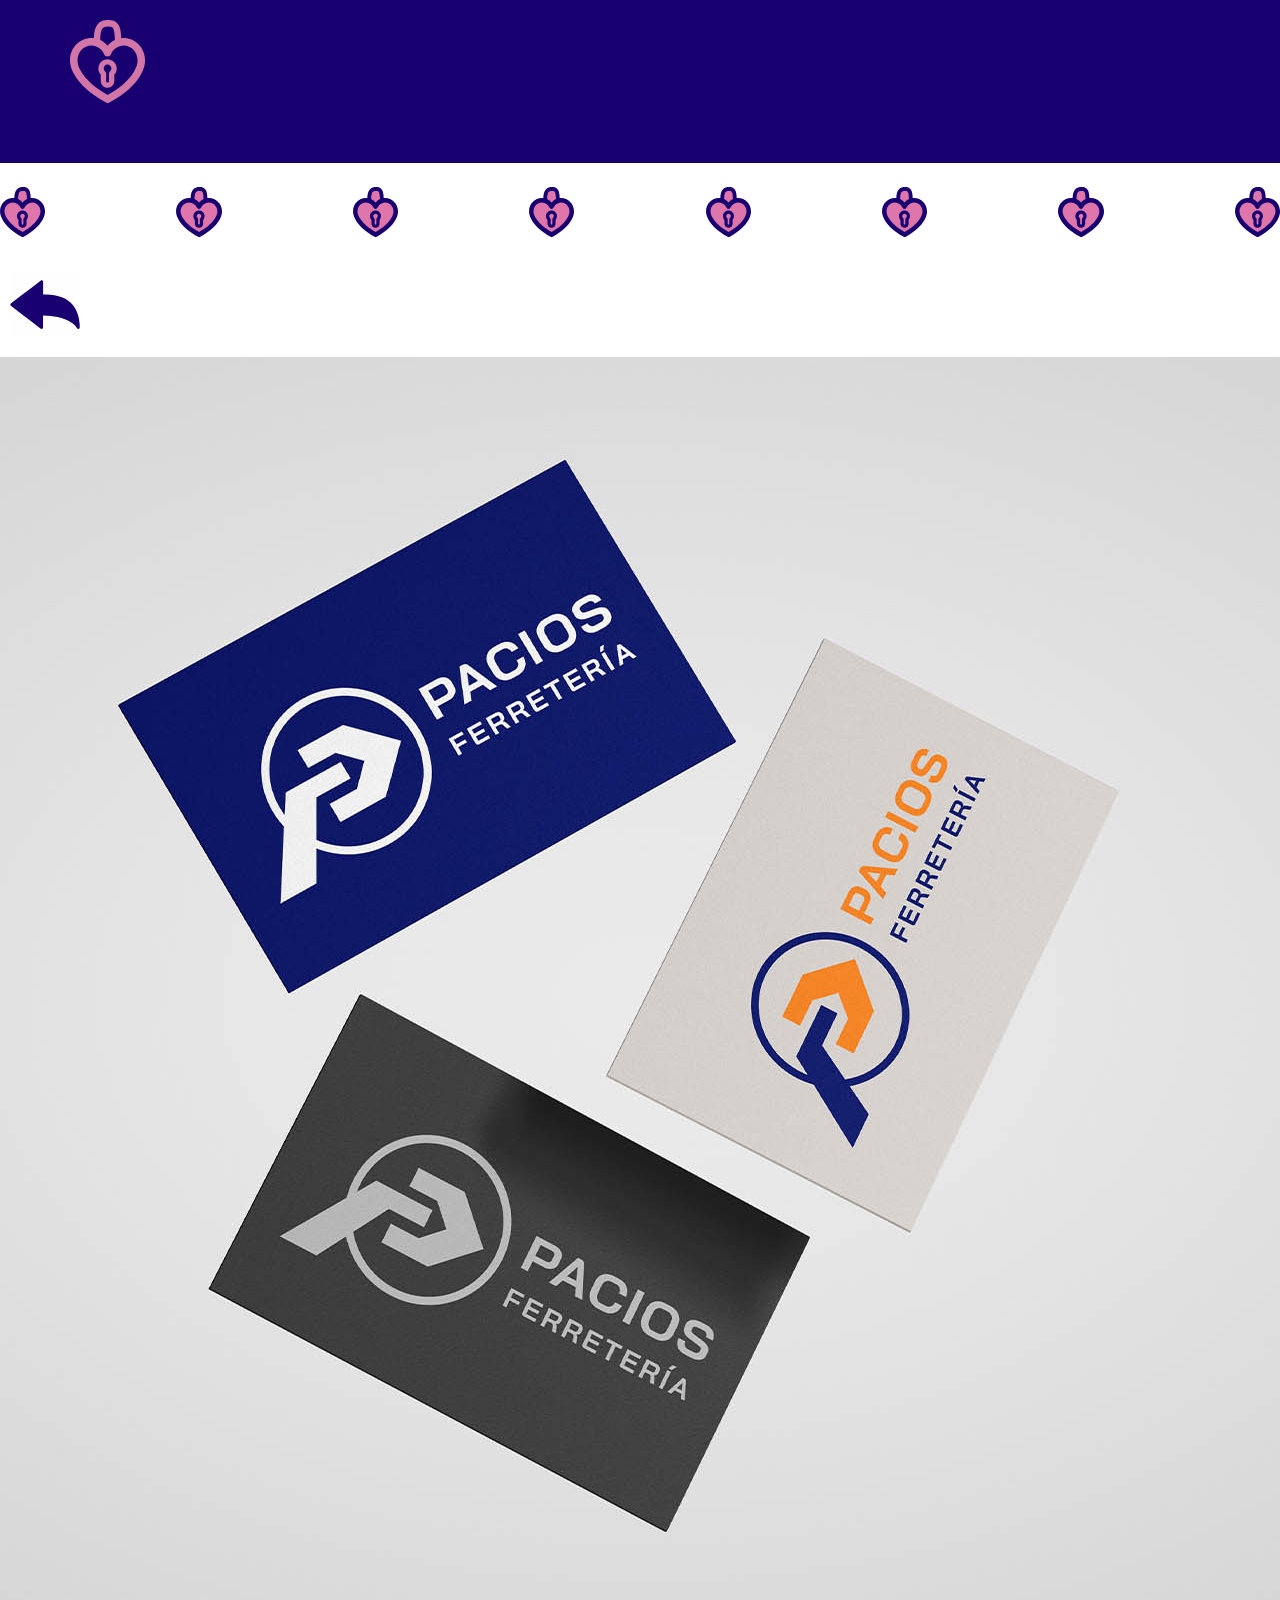
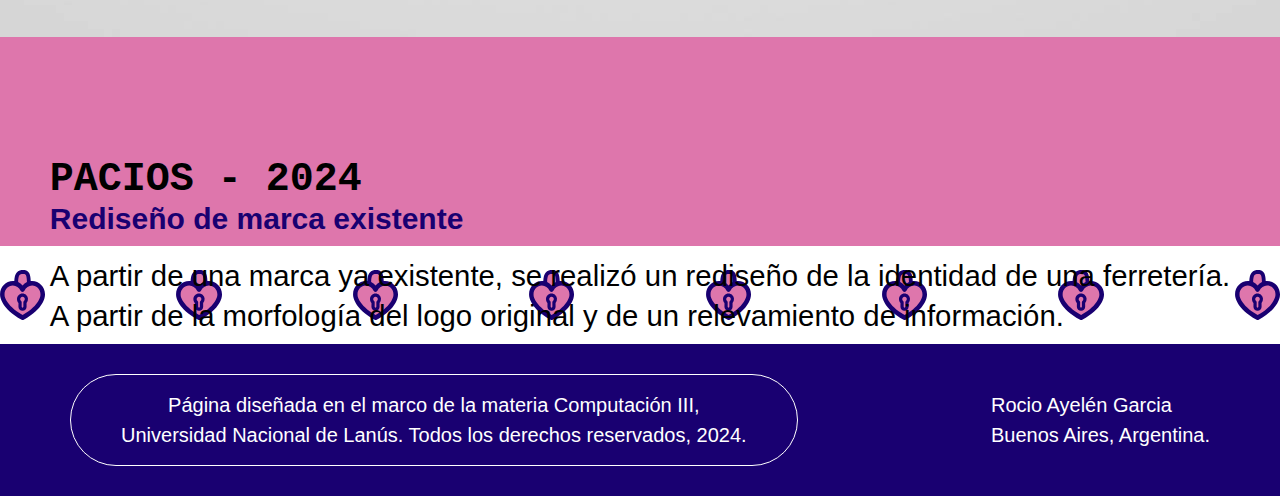
<file: galeria4.html>
<!DOCTYPE html>
<html>
    <head>
        <meta charset="utf-8"/>
        <title>Rocio Garcia - Portfolio :)</title>
        <link rel="shortcut icon" href="img/svg/corazonrosa.svg" type="image/svg" sizes="16x16" alt="favicon_cvRocio">
        <link href="styles.css" rel="stylesheet" type="text/css">
		<meta name="viewport" content="width=device-width, initial-scale=1.0">
    </head>
<body id="body-galeria">
	<header>
    	<nav class="botonera">
            <div class="home">
                <a href="index.html"><img src="img/svg/cora.svg" width="75px" alt="icono-de-corazon"></a>
            </div>
            <div class="botones">
                <ul>
                    <li><a href="#sobremi" target="_self">SOBRE MÍ</a></li>
                    <li><a href="#proyectos" target="_self">MIS PROYECTOS</a></li>
                    <li><a href="img/GarciaRocio_CV.pdf" download="cv-rocio-garcia" target="_blank">DESCARGÁ MI CV!</a></li>
                    <li><a href="contacto.html" target="_self">CONTACTAME!</a></li>
                </ul>
            </div>
        </nav>
	</header>
	<main>
		<section class="corazones-otros">
			<img src="img/svg/corazonrosa.svg" height="50px" alt="corazon" class="corazon">
			<img src="img/svg/corazonrosa.svg" height="50px" alt="corazon" class="corazon">
			<img src="img/svg/corazonrosa.svg" height="50px" alt="corazon" class="corazon">
			<img src="img/svg/corazonrosa.svg" height="50px" alt="corazon" class="corazon">
			<img src="img/svg/corazonrosa.svg" height="50px" alt="corazon" class="corazon">
			<img src="img/svg/corazonrosa.svg" height="50px" alt="corazon" class="corazon">
			<img src="img/svg/corazonrosa.svg" height="50px" alt="corazon" class="corazon">
			<img src="img/svg/corazonrosa.svg" height="50px" alt="fcorazon" class="corazon">
		</section>
			<div>
				<a href="index.html#galeria" target="_self">
					<img src="img/svg/flecha-atras.svg" width="90" height="90" alt="flecha-volver"/>
				</a> 
			</div>
		<section class="contenedor-galeria">
			<img src="img/jpg/banner4.jpg" width="1920" height="1280" itemprop="image" alt="galeria4" style="view-transition-name: photo-0">
			<figcaption>
				<h4 class="titulos">PACIOS - 2024</h4>
				<h5 class="subtitulos">Rediseño de marca existente</h5>
				<p class="epigrafe-galeria">A partir de una marca ya existente, se realizó un rediseño de la identidad de una ferretería.</p><p class="epigrafe-galeria">A partir de la morfología del logo original y de un relevamiento de información.</p>
			</figcaption>
		</section>
		<section class="corazones-otros">
			<img src="img/svg/corazonrosa.svg" height="50px" alt="corazon" class="corazon">
			<img src="img/svg/corazonrosa.svg" height="50px" alt="corazon" class="corazon">
			<img src="img/svg/corazonrosa.svg" height="50px" alt="corazon" class="corazon">
			<img src="img/svg/corazonrosa.svg" height="50px" alt="corazon" class="corazon">
			<img src="img/svg/corazonrosa.svg" height="50px" alt="corazon" class="corazon">
			<img src="img/svg/corazonrosa.svg" height="50px" alt="corazon" class="corazon">
			<img src="img/svg/corazonrosa.svg" height="50px" alt="corazon" class="corazon">
			<img src="img/svg/corazonrosa.svg" height="50px" alt="fcorazon" class="corazon">
		</section>
	</main>
	<footer>
		<div class="copyright">
			<p>Página diseñada en el marco de la materia Computación III, </p>
			<p>Universidad Nacional de Lanús. Todos los derechos reservados, 2024.</p>
		</div>
			<div>
				<p>Rocio Ayelén Garcia</p>
				<p>Buenos Aires, Argentina.</p>
			</div>
	</footer>
</body>
</html>
</file>
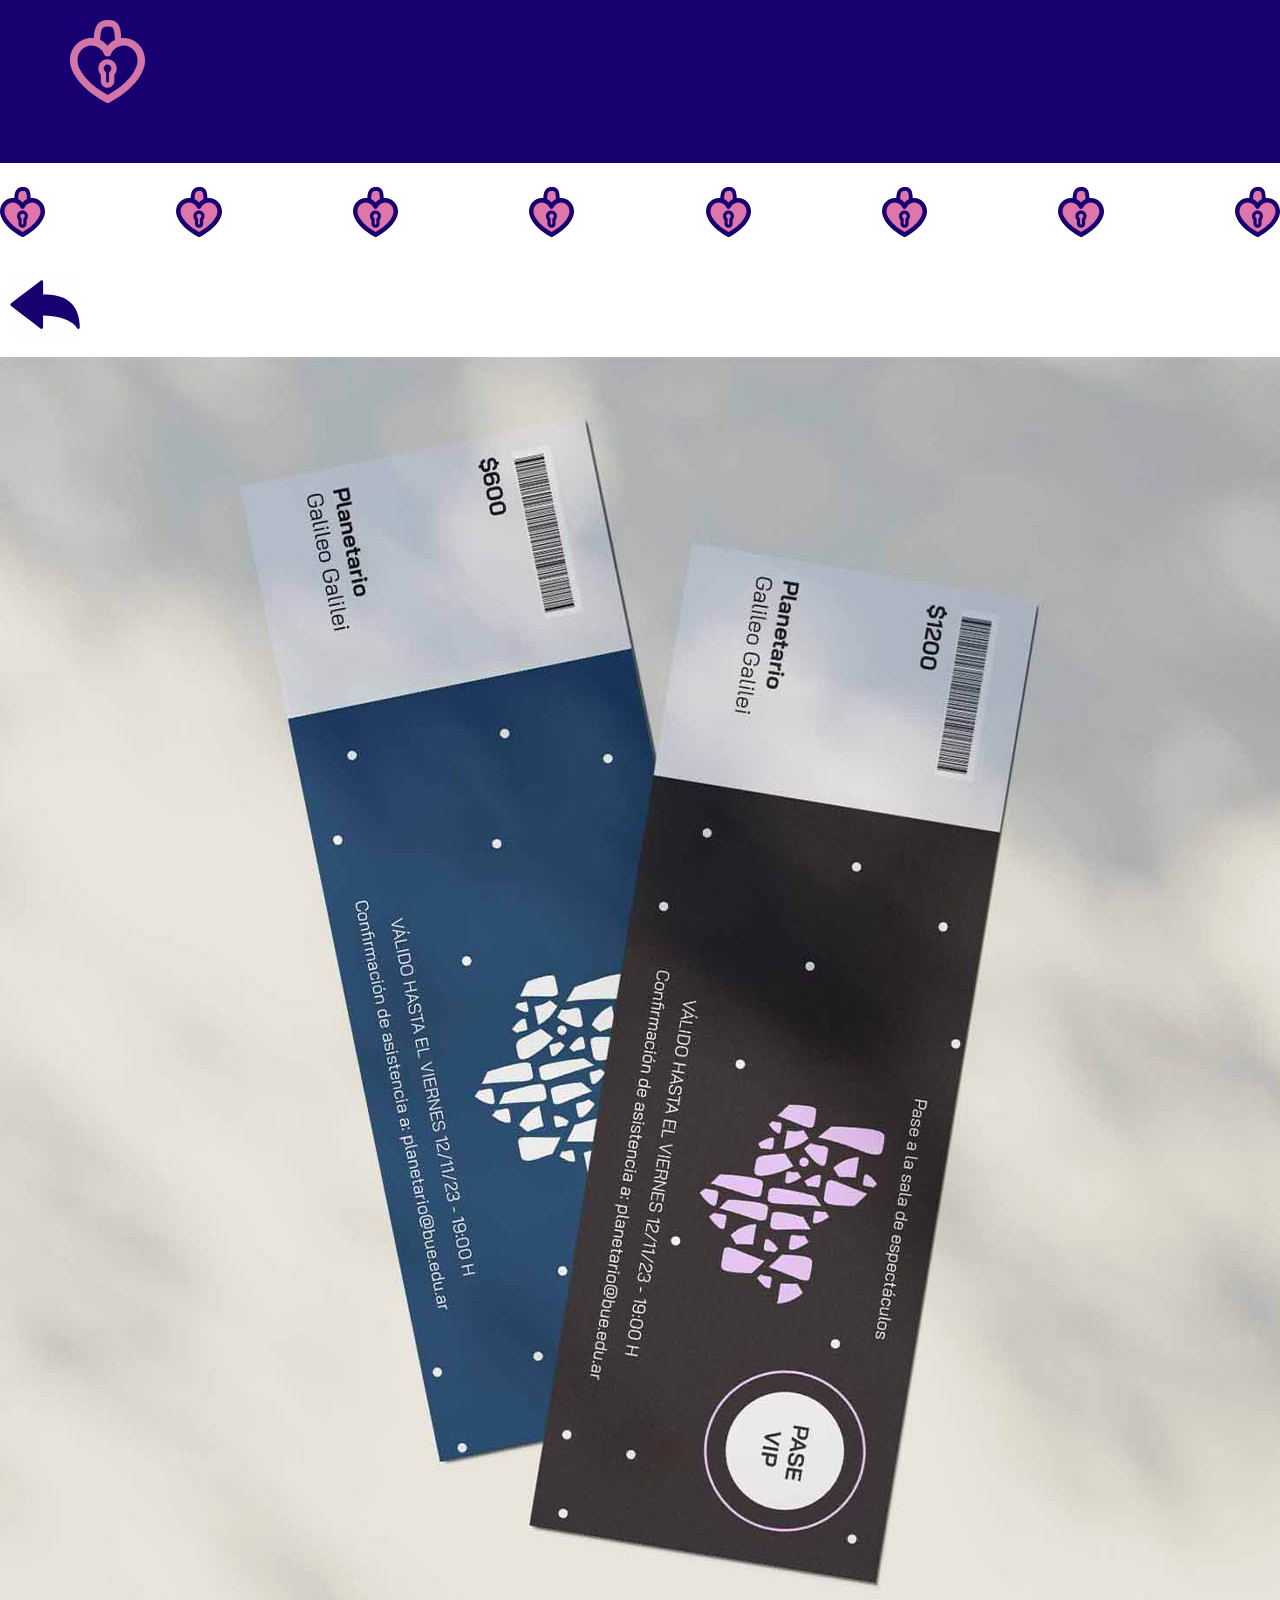
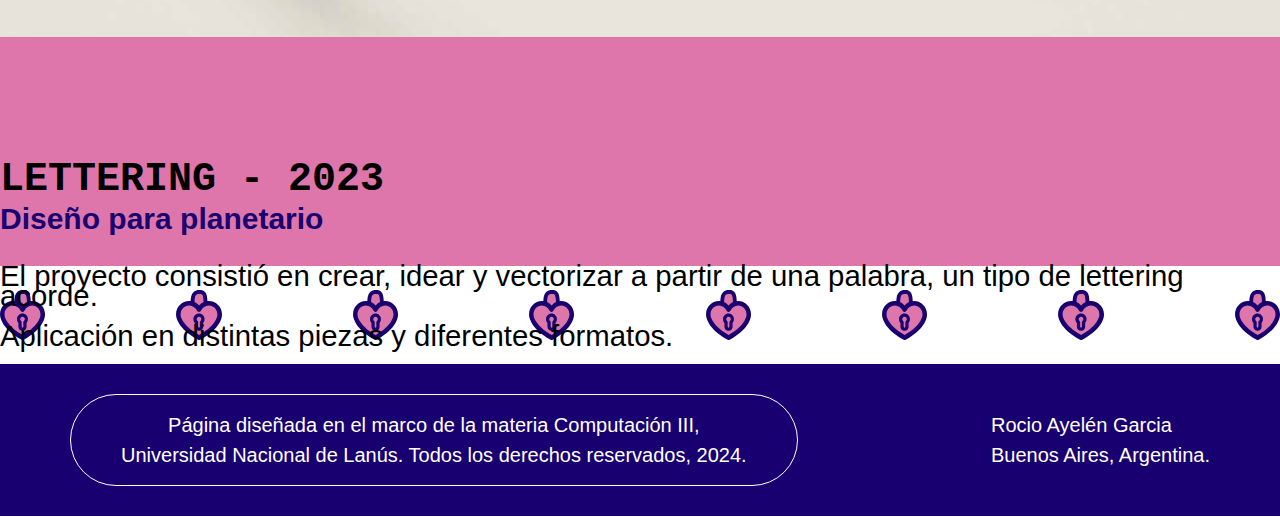
<file: galeria5.html>
<!DOCTYPE html>
<html>
    <head>
        <meta charset="utf-8"/>
        <title>Rocio Garcia - Portfolio :)</title>
        <link rel="shortcut icon" href="img/svg/corazonrosa.svg" type="image/svg" sizes="16x16" alt="favicon_cvRocio">
        <link href="styles.css" rel="stylesheet" type="text/css">
		<meta name="viewport" content="width=device-width, initial-scale=1.0">
    </head>
<body id="body-galeria">
	<header>
    	<nav class="botonera">
            <div class="home">
                <a href="index.html"><img src="img/svg/cora.svg" width="75px" alt="icono-de-corazon"></a>
            </div>
            <div class="botones">
                <ul>
                    <li><a href="#sobremi" target="_self">SOBRE MÍ</a></li>
                    <li><a href="#proyectos" target="_self">MIS PROYECTOS</a></li>
                    <li><a href="img/GarciaRocio_CV.pdf" download="cv-rocio-garcia" target="_blank">DESCARGÁ MI CV!</a></li>
                    <li><a href="contacto.html" target="_self">CONTACTAME!</a></li>
                </ul>
            </div>
        </nav>
	</header>
	<main>
		<section class="corazones-otros">
			<img src="img/svg/corazonrosa.svg" height="50px" alt="corazon" class="corazon">
			<img src="img/svg/corazonrosa.svg" height="50px" alt="corazon" class="corazon">
			<img src="img/svg/corazonrosa.svg" height="50px" alt="corazon" class="corazon">
			<img src="img/svg/corazonrosa.svg" height="50px" alt="corazon" class="corazon">
			<img src="img/svg/corazonrosa.svg" height="50px" alt="corazon" class="corazon">
			<img src="img/svg/corazonrosa.svg" height="50px" alt="corazon" class="corazon">
			<img src="img/svg/corazonrosa.svg" height="50px" alt="corazon" class="corazon">
			<img src="img/svg/corazonrosa.svg" height="50px" alt="fcorazon" class="corazon">
		</section>
			<div>
				<a href="index.html#galeria" target="_self">
					<img src="img/svg/flecha-atras.svg" width="90" height="90" alt="flecha-volver"/>
				</a> 
			</div>
			<section class="contenedor-galeria">
			<img src="img/jpg/banner5.jpg" width="1920" height="1280" itemprop="image" alt="galeria5" style="view-transition-name: photo-0">
			<figcaption>
				<h4 class="titulos">LETTERING - 2023</h4>
				<h5 class="subtitulos">Diseño para planetario</h5>
				<p class="epigrafe-galeria">El proyecto consistió en crear, idear y vectorizar a partir de una palabra, un tipo de lettering acorde.</p><p class="epigrafe-galeria">Aplicación en distintas piezas y diferentes formatos.</p>
			</figcaption>
		</section>
		<section class="corazones-otros">
			<img src="img/svg/corazonrosa.svg" height="50px" alt="corazon" class="corazon">
			<img src="img/svg/corazonrosa.svg" height="50px" alt="corazon" class="corazon">
			<img src="img/svg/corazonrosa.svg" height="50px" alt="corazon" class="corazon">
			<img src="img/svg/corazonrosa.svg" height="50px" alt="corazon" class="corazon">
			<img src="img/svg/corazonrosa.svg" height="50px" alt="corazon" class="corazon">
			<img src="img/svg/corazonrosa.svg" height="50px" alt="corazon" class="corazon">
			<img src="img/svg/corazonrosa.svg" height="50px" alt="corazon" class="corazon">
			<img src="img/svg/corazonrosa.svg" height="50px" alt="fcorazon" class="corazon">
		</section>
	</main>
	<footer>
		<div class="copyright">
			<p>Página diseñada en el marco de la materia Computación III, </p>
			<p>Universidad Nacional de Lanús. Todos los derechos reservados, 2024.</p>
		</div>
			<div>
				<p>Rocio Ayelén Garcia</p>
				<p>Buenos Aires, Argentina.</p>
			</div>
	</footer>
</body>
</html>
</file>
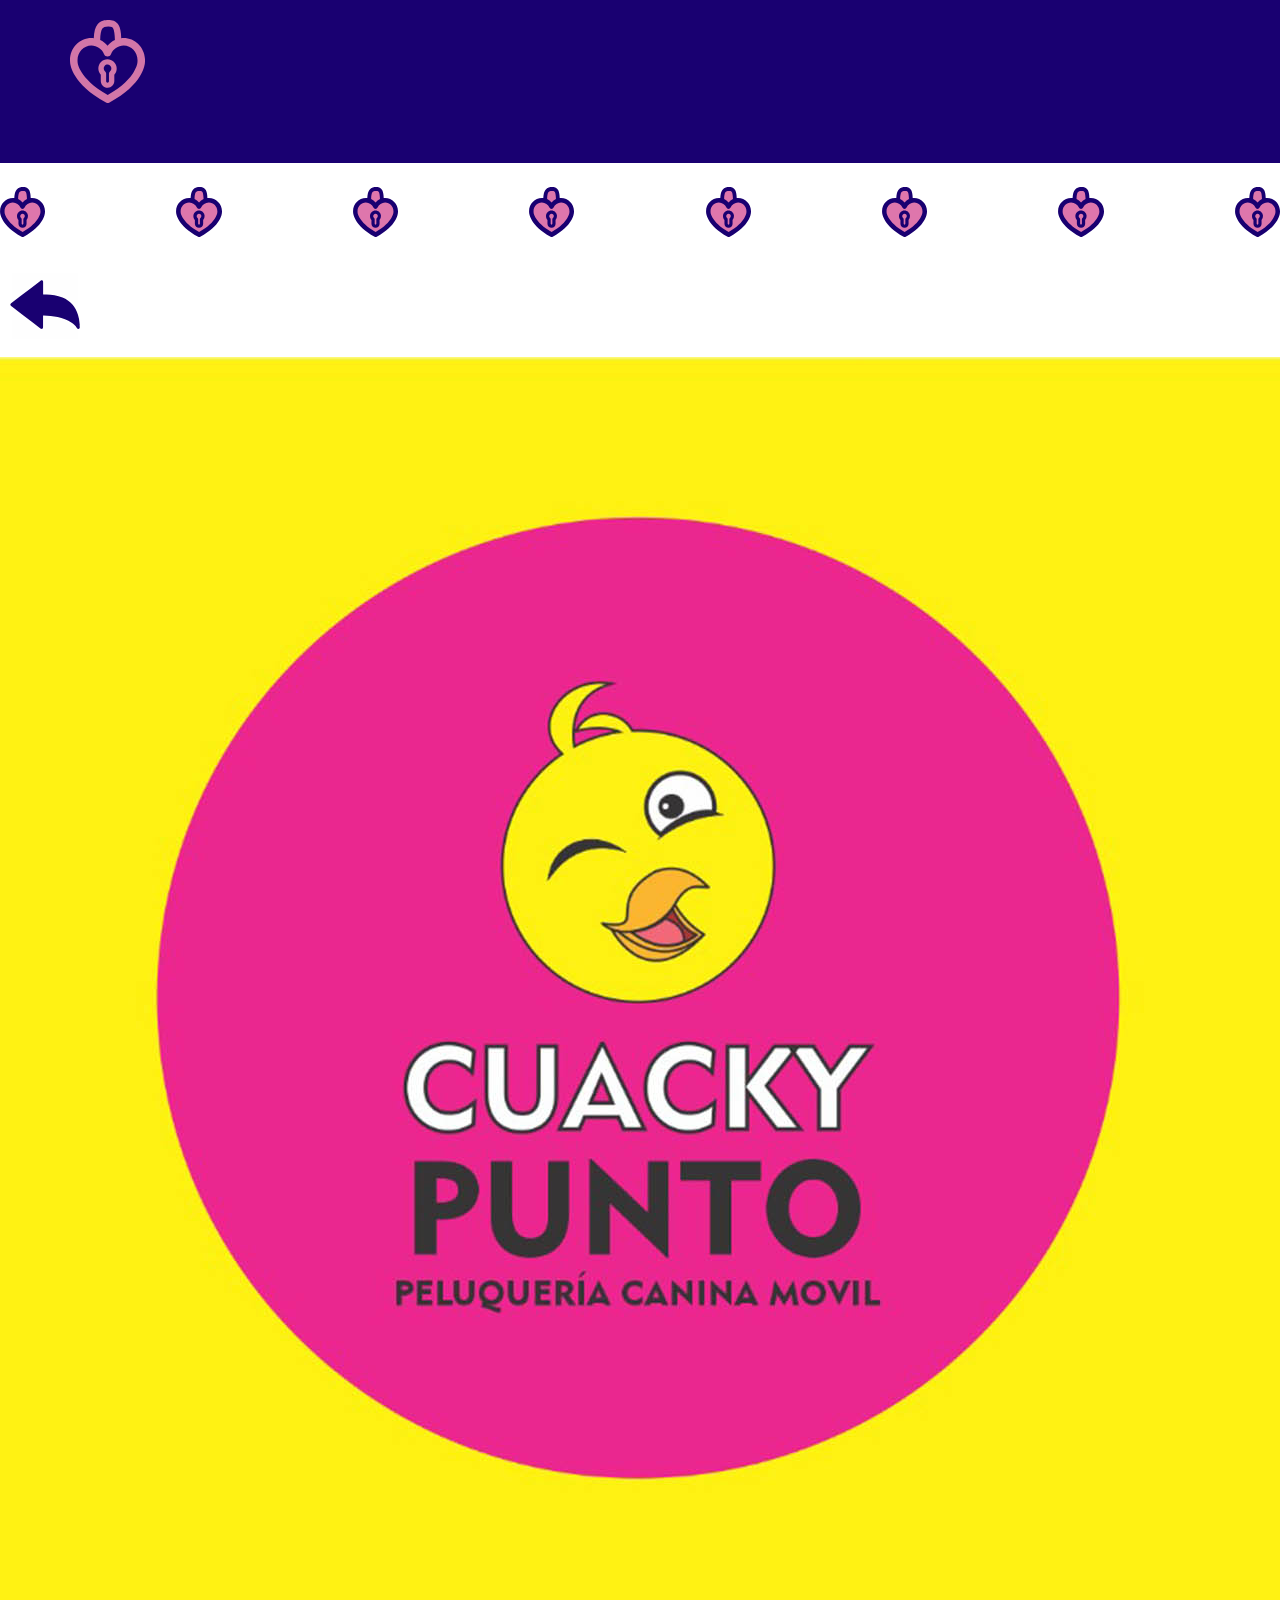
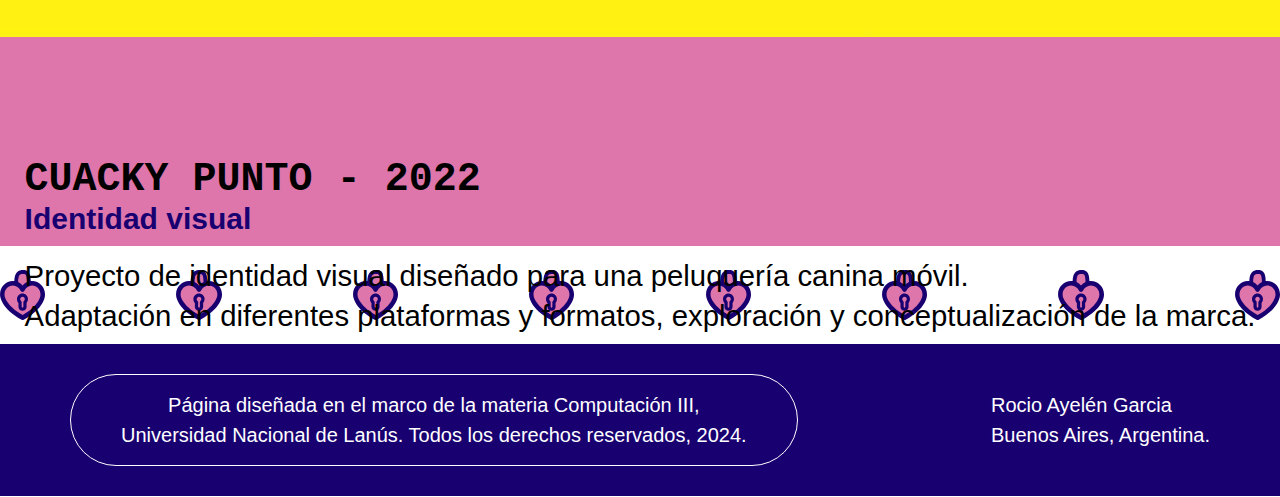
<file: galeria6.html>
<!DOCTYPE html>
<html>
    <head>
        <meta charset="utf-8"/>
        <title>Rocio Garcia - Portfolio :)</title>
        <link rel="shortcut icon" href="img/svg/corazonrosa.svg" type="image/svg" sizes="16x16" alt="favicon_cvRocio">
        <link href="styles.css" rel="stylesheet" type="text/css">
		<meta name="viewport" content="width=device-width, initial-scale=1.0">
    </head>
<body id="body-galeria">
	<header>
    	<nav class="botonera">
            <div class="home">
                <a href="index.html"><img src="img/svg/cora.svg" width="75px" alt="icono-de-corazon"></a>
            </div>
            <div class="botones">
                <ul>
                    <li><a href="#sobremi" target="_self">SOBRE MÍ</a></li>
                    <li><a href="#proyectos" target="_self">MIS PROYECTOS</a></li>
                    <li><a href="img/GarciaRocio_CV.pdf" download="cv-rocio-garcia" target="_blank">DESCARGÁ MI CV!</a></li>
                    <li><a href="contacto.html" target="_self">CONTACTAME!</a></li>
                </ul>
            </div>
        </nav>
	</header>
	<main>
		<section class="corazones-otros">
			<img src="img/svg/corazonrosa.svg" height="50px" alt="corazon" class="corazon">
			<img src="img/svg/corazonrosa.svg" height="50px" alt="corazon" class="corazon">
			<img src="img/svg/corazonrosa.svg" height="50px" alt="corazon" class="corazon">
			<img src="img/svg/corazonrosa.svg" height="50px" alt="corazon" class="corazon">
			<img src="img/svg/corazonrosa.svg" height="50px" alt="corazon" class="corazon">
			<img src="img/svg/corazonrosa.svg" height="50px" alt="corazon" class="corazon">
			<img src="img/svg/corazonrosa.svg" height="50px" alt="corazon" class="corazon">
			<img src="img/svg/corazonrosa.svg" height="50px" alt="fcorazon" class="corazon">
		</section>
			<div>
				<a href="index.html#galeria" target="_self">
					<img src="img/svg/flecha-atras.svg" width="90" height="90" alt="flecha-volver"/>
				</a> 
			</div>
		<section class="contenedor-galeria">
			<img src="img/jpg/banner6.jpg" width="1920" height="1280" itemprop="image" alt="galeria6" style="view-transition-name: photo-0">
			<figcaption>
				<h4 class="titulos">CUACKY PUNTO - 2022</h4>
				<h5 class="subtitulos">Identidad visual</h5>
				<p class="epigrafe-galeria">Proyecto de identidad visual diseñado para una peluquería canina móvil.</p><p class="epigrafe-galeria">Adaptación en diferentes plataformas y formatos, exploración y conceptualización de la marca.</p>
			</figcaption>
		</section>
		<section class="corazones-otros">
			<img src="img/svg/corazonrosa.svg" height="50px" alt="corazon" class="corazon">
			<img src="img/svg/corazonrosa.svg" height="50px" alt="corazon" class="corazon">
			<img src="img/svg/corazonrosa.svg" height="50px" alt="corazon" class="corazon">
			<img src="img/svg/corazonrosa.svg" height="50px" alt="corazon" class="corazon">
			<img src="img/svg/corazonrosa.svg" height="50px" alt="corazon" class="corazon">
			<img src="img/svg/corazonrosa.svg" height="50px" alt="corazon" class="corazon">
			<img src="img/svg/corazonrosa.svg" height="50px" alt="corazon" class="corazon">
			<img src="img/svg/corazonrosa.svg" height="50px" alt="fcorazon" class="corazon">
		</section>
	</main>
	<footer>
		<div class="copyright">
			<p>Página diseñada en el marco de la materia Computación III, </p>
			<p>Universidad Nacional de Lanús. Todos los derechos reservados, 2024.</p>
		</div>
			<div>
				<p>Rocio Ayelén Garcia</p>
				<p>Buenos Aires, Argentina.</p>
			</div>
	</footer>
</body>
</html>
</file>
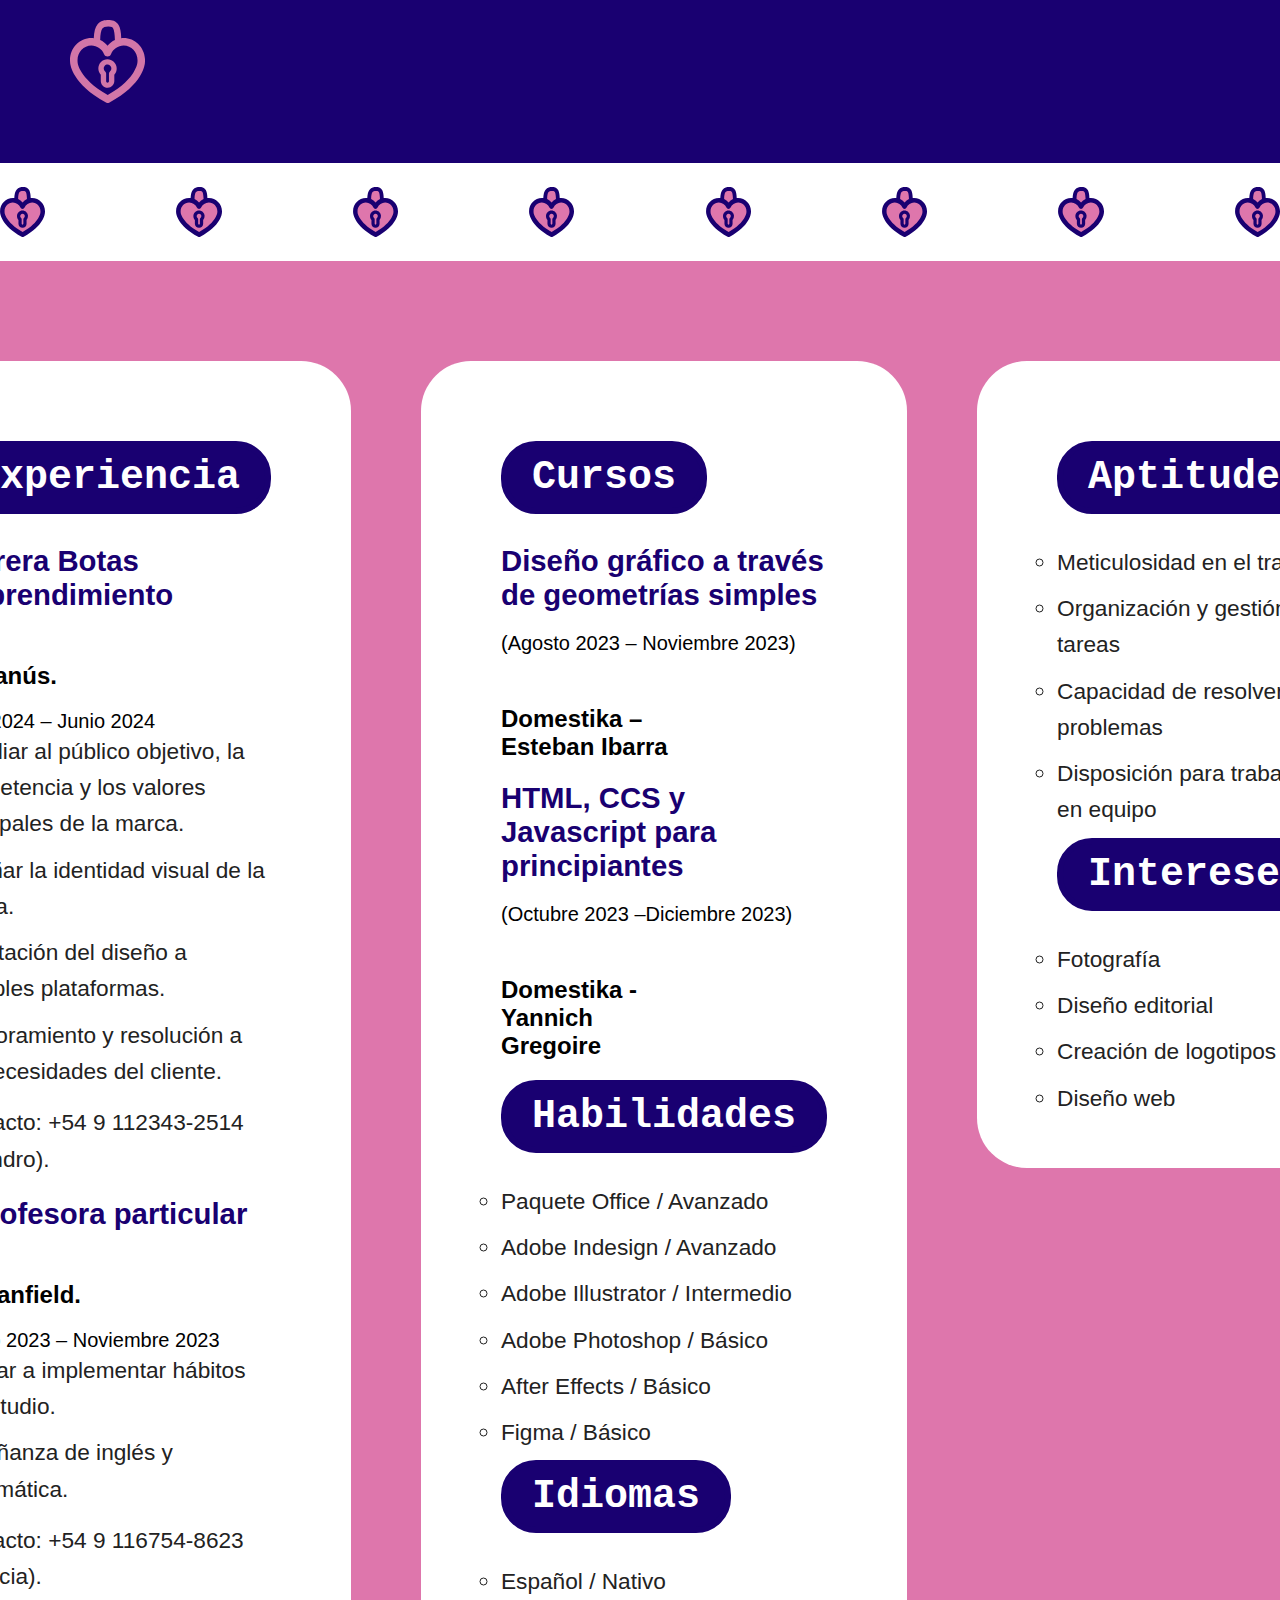
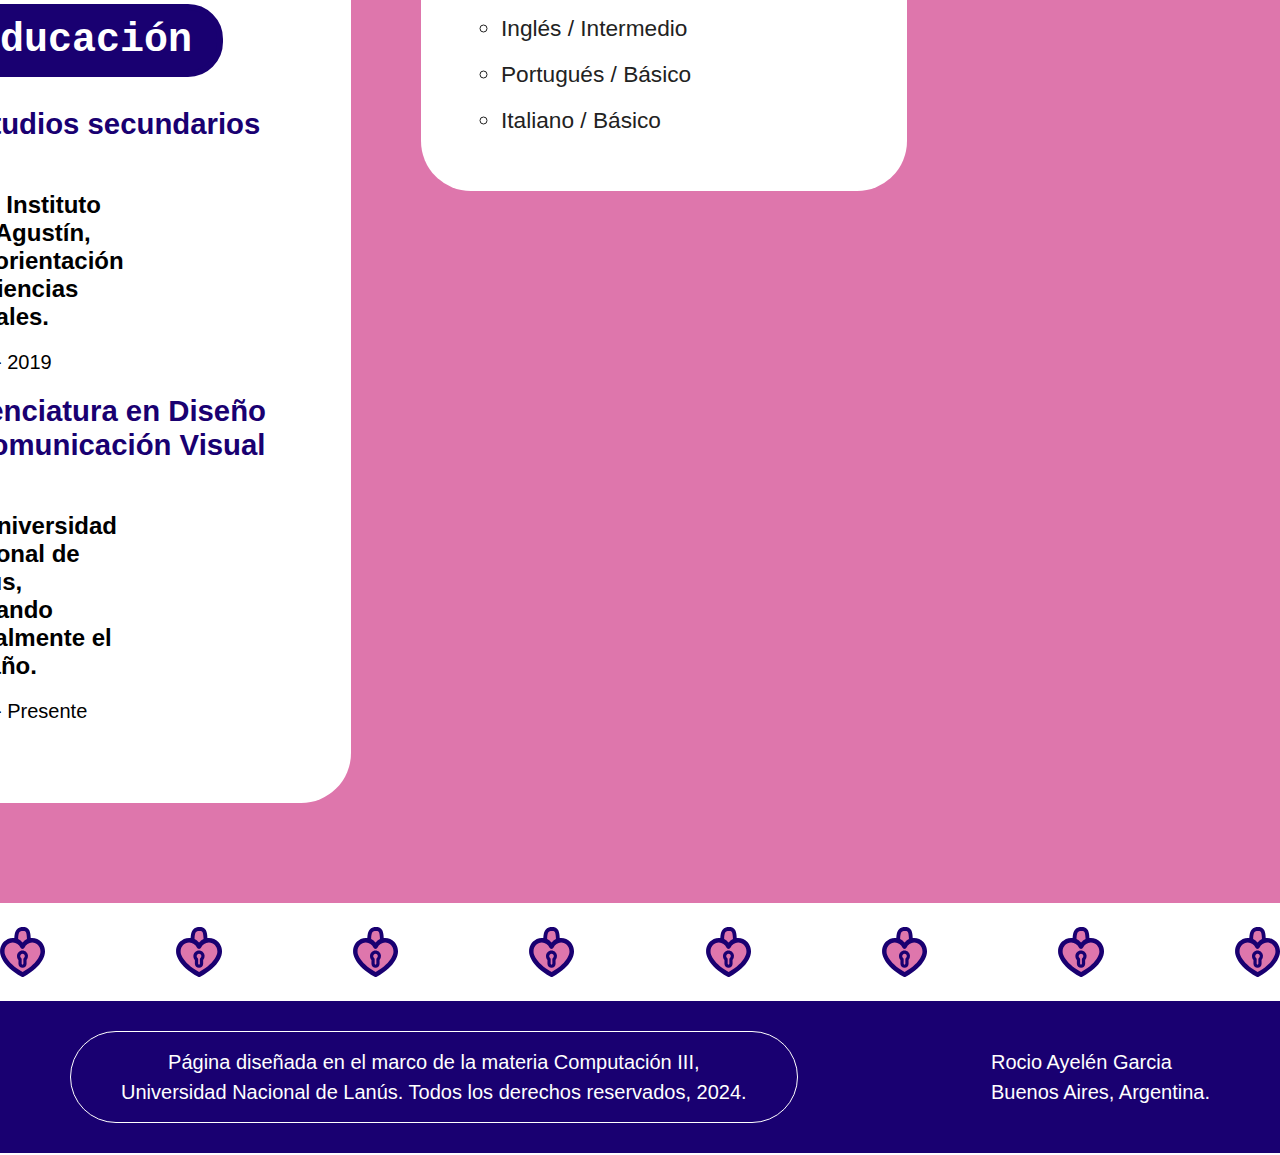
<file: trayectoria.html>
<!DOCTYPE html>
<html>
    <head>
        <meta charset="utf-8"/>
        <title>Rocio Garcia - Portfolio :)</title>
        <link rel="shortcut icon" href="img/2.svg" type="image/svg"/>
        <link href="styles.css" rel="stylesheet" type="text/css">
    </head>

    <body>
        <header>
            <nav class="botonera">
                <div class="home">
                    <a href="index.html"><img src="img/svg/cora.svg" width="75px" alt="icono de corazon"></a>
                </div>
                <div class="botones">
                    <ul>
                        <li><a href="index.html#sobremi" target="_self">SOBRE MÍ</a></li>
                        <li><a href="index.html#proyectos" target="_self">MIS PROYECTOS</a></li>
                        <li><a href="img/GarciaRocio_CV.pdf" download="cv-rocio-garcia" target="_blank">DESCARGÁ MI CV!</a></li>
                        <li><a href="contacto.html" target="_self">CONTACTAME!</a></li>
                    </ul>
                </div>
            </nav>
        </header>

        <main>
<!--sobre-mi-->
            <section class="corazones-otros">
                <img src="img/svg/corazonrosa.svg" height="50px" alt="corazon" class="corazon">
                <img src="img/svg/corazonrosa.svg" height="50px" alt="corazon" class="corazon">
                <img src="img/svg/corazonrosa.svg" height="50px" alt="corazon" class="corazon">
                <img src="img/svg/corazonrosa.svg" height="50px" alt="corazon" class="corazon">
                <img src="img/svg/corazonrosa.svg" height="50px" alt="corazon" class="corazon">
                <img src="img/svg/corazonrosa.svg" height="50px" alt="corazon" class="corazon">
                <img src="img/svg/corazonrosa.svg" height="50px" alt="corazon" class="corazon">
                <img src="img/svg/corazonrosa.svg" height="50px" alt="fcorazon" class="corazon">
            </section>

            <section class="trayectoria">
                <article class="caja-izq-trayectoria">
                    <div class="experiencia">
                        <h2>Experiencia</h2>
                        <h3 id="trayectoria">Herrera Botas emprendimiento</h3>
                        <h4>en Lanús.</h4>
                        <aside>Abril 2024 – Junio 2024</aside>
                        <ul>
                            <li>Estudiar al público objetivo, la competencia y los valores principales de la marca.</li>
                            <li>Diseñar la identidad visual de la marca.</li>
                            <li>Adaptación del diseño a múltiples plataformas.</li>
                            <li>Asesoramiento y resolución a las necesidades del cliente.</li>
                        </ul>
                        <p>Contacto: +54 9 112343-2514 (Leandro).</p>
                        <h3>Profesora particular</h3>
                        <h4>en Banfield. </h4>
                        <aside>Marzo 2023 – Noviembre 2023</aside>
                        <ul>
                            <li>Ayudar a implementar hábitos de estudio.</li>
                            <li>Enseñanza de inglés y matemática.</li>
                        </ul>
                        <p>Contacto: +54 9 116754-8623 (Patricia).</p>
                    </div>
                    <div class="educacion">
                        <h2>Educación</h2>
                        <h3>Estudios secundarios</h3>
                        <h4>en el Instituto San Agustín, con orientación en Ciencias Sociales.</h4>
                        <aside>2013 - 2019</aside>
                        <h3>Licenciatura en Diseño y Comunicación Visual</h3>
                        <h4>en Universidad Nacional de Lanús, cursando actualmente el 5to año.</h4>
                        <aside>2020 - Presente</aside>
                    </div>
                </article>

                <article class="caja-centro-trayectoria">
                    <div class="cursos">
                        <h2>Cursos</h2>
                        <h3>Diseño gráfico a través de geometrías simples</h3>
                        <aside>(Agosto 2023 – Noviembre 2023)</aside>
                        <h4>Domestika – Esteban Ibarra</h4>
                        <h3>HTML, CCS y Javascript para principiantes</h3>
                        <aside>(Octubre 2023 –Diciembre 2023)</aside>
                        <h4>Domestika - Yannich Gregoire</h4>
                    </div>

                    <div class="habilidades-informaticas">
                        <h2>Habilidades</h2>
                        <ul>
                            <li>Paquete Office / Avanzado</li>
                            <li>Adobe Indesign / Avanzado</li>
                            <li>Adobe Illustrator / Intermedio</li>
                            <li>Adobe Photoshop / Básico</li>
                            <li>After Effects / Básico</li>
                            <li>Figma / Básico</li>
                        </ul>
                    </div>

                    <div class="idiomas">
                        <h2>Idiomas</h2>
                        <ul>
                            <li>Español / Nativo</li>
                            <li>Inglés / Intermedio</li>
                            <li>Portugués / Básico</li>
                            <li>Italiano / Básico</li>
                        </ul>
                    </div>
                </article>

                <article class="caja-der-trayectoria">
                    <div class="aptitudes">
                        <h2>Aptitudes</h2>
                        <ul>
                            <li>Meticulosidad en el trabajo</li>
                            <li>Organización y gestión de tareas</li>
                            <li>Capacidad de resolver problemas</li>
                            <li>Disposición para trabajar en equipo</li>
                        </ul>
                    </div>

                    <div class="intereses">
                        <h2>Intereses</h2>
                        <ul>
                            <li>Fotografía</li>
                            <li>Diseño editorial</li>
                            <li>Creación de logotipos</li>
                            <li>Diseño web</li>
                        </ul>
                    </div>
                </article>
            </section>
            
            <section class="corazones-otros">
                <img src="img/svg/corazonrosa.svg" height="50px" alt="corazon" class="corazon">
                <img src="img/svg/corazonrosa.svg" height="50px" alt="corazon" class="corazon">
                <img src="img/svg/corazonrosa.svg" height="50px" alt="corazon" class="corazon">
                <img src="img/svg/corazonrosa.svg" height="50px" alt="corazon" class="corazon">
                <img src="img/svg/corazonrosa.svg" height="50px" alt="corazon" class="corazon">
                <img src="img/svg/corazonrosa.svg" height="50px" alt="corazon" class="corazon">
                <img src="img/svg/corazonrosa.svg" height="50px" alt="corazon" class="corazon">
                <img src="img/svg/corazonrosa.svg" height="50px" alt="fcorazon" class="corazon">
            </section>
        </main>

        <footer>
            <div class="copyright">
                <p>Página diseñada en el marco de la materia Computación III, </p>
                <p>Universidad Nacional de Lanús. Todos los derechos reservados, 2024.</p>
            </div>
            <div>
                <p>Rocio Ayelén Garcia</p>
                <p>Buenos Aires, Argentina.</p>
            </div>
        </footer>
    </body>
</html>
</file>
<file: styles.css>
@charset "utf-8";
/* CSS Document */

*{
	margin: 0px;
	padding:0px;
}

@import url('https://fonts.googleapis.com/css2?family=JetBrains+Mono:ital,wght@0,100..800;1,100..800&family=Nunito:ital,wght@0,200..1000;1,200..1000&display=swap');


@font-face {
    font-family: "JetBrainsMono-Light";
    src: url(fonts/JetBrainsMono/JetBrainsMono-Light.ttf);
}

@font-face {
    font-family: "JetBrainsMono-Bold";
    src: url(fonts/JetBrainsMono/JetBrainsMono-SemiBold.ttf);
}

/* fonts */
h1 {
    font-family: "JetBrainsMono", monospace;
    color: #ffffff;
    font-size: 10rem;
	position: relative;
	z-index: 50;
}

h2 {
    font-family: "JetBrainsMono-SemiBold", monospace;
    font-size:2.5rem;
    color: #190071;
    border: 6px solid #190071;
    background-color: #DE76AC;
    border-radius:35px;
    width:fit-content;
    padding: 8px 25px;
}

h3 {
    font-family: "Nunito", sans-serif;
    font-size: 45px;
    margin-bottom: 10px;
	flex-direction: column;
	align-items: center;
	font-weight: 800;
	display: flex;
	justify-content: center;
    color:#190071;
}

body, p, ul li, h4, h5 {
    font-family: "Nunito", sans-serif;
}

h4 {
    font-size: 24pt;
	max-width: 55%;
	padding-top: 20px;
}

h5 {
    font-size: 18px;
    font-weight: 600;
    color:#190071;
    max-width: 60%;
}

p {
    font-size: 22pt;
    list-style-type: circle;
    color: #190071;
    line-height: 40px;
	margin-bottom: 20px;
}

ul li {
    font-size: 22pt;
    list-style-type: circle;
    color: #190071;
    line-height: 30px;
	margin-bottom: 20px;
}

body {
    margin:0;
    overflow-x:hidden;
    cursor: url(img/svg/llavecursor.svg), auto;
}

nav ul li {
    list-style-type: none;
    display:inline;
}

.botonera li a {
    text-decoration: none;
    font-family: "JetBrainsMono-SemiBold", monospace;
    font-weight: bolder;
    font-size: 20px;
    color:rgb(255, 255, 255);
    padding: 12px 50px;
    border-radius: 30px;
    border: 4px solid white;
    transition: 1s ease;
}

.botonera li a:hover {
    font-weight: bolder;
    color:#190071;
    background-color: #DE76AC;
}

.botonera img {
	display: flex;
	align-items: center;
	margin: 4px 0px 0px 100px;
}

.botonera {
	list-style: none;
	display: flex;
	flex-direction: row;
    align-items: center;
}

nav.botonera {
    padding:35px;
    display: flex;
    flex-direction: row;
    justify-content: flex-end;
    background-color: #190071;
}

.corazones {
    display: flex;
    justify-content: space-between;
    align-items: center;
    padding-top: 24px;
    padding-bottom: 24px;
    background-color: #DE76AC;
}

.corazon {
    animation:rotate infinite 6s linear;
}

.corazones-otros {
    display: flex;
    justify-content: space-between;
    align-items: center;
    padding-top: 24px;
    padding-bottom: 24px;
    background-color: #ffffff
}

@keyframes rotate {
    from {
        transform: rotate(0deg);
    }
    to {
        transform: rotate(360deg);
    }
}

/* ------------------INICIO-INDEX------------------*/

/* PRESENTACIÓN */
.home {
    align-self: flew-start;
    margin-right:auto;
    padding: 0px 50px;
}

.h-index {
    background-color: #190071;
    height: 900px;
}

.titular {
    background: linear-gradient(270deg, #190071, #DE76AC);
    background-size: 200% 200%;
    animation: backgroundAnimation 6s ease infinite;
    padding-top: 105px;
	padding-bottom: 105px;
	display: flex;
    justify-content: center;
    flex-wrap: wrap;
}


@keyframes backgroundAnimation {
    0% { background-position: 0% 50%; }
    50% { background-position: 100% 50%; }
    100% { background-position: 0% 50%; }
}
/* FIN-PRESENTACIÓN */

/* SOBREMI */
.h-sobremi {
    background-color: #ffffff;
    margin-bottom: 120px;
    padding: 25px;
}

.imagensobremi img {
    width: 450px;
    border-radius: 50px;
    transition:transform 2s ease;
    margin-left: 100px;
	align-content: center;
}

.imagensobremi img:hover {
    transform:scale(1.1);
}

.contenedor ul li {
    font-weight: 600;
}

.descripcion {
    font-family: "Nunito", sans-serif;
    font-size: 16pt;
    line-height: 20pt;
    padding-top: 15px;
    padding-left: 10px;
    margin-bottom: 1px;
    margin-top: 1px;
    margin-left: 5px;
    text-align: left;
}

.contenedor {
    display: flex;
    padding-top: 90px;
    justify-content: center;
    padding-bottom: 220px;
}

.descripcion {
    height: 50px;
    width: 1050px;
    margin-right: 20px;
}

.contenedores-sobremi {
	display: flex;
	flex-direction: row;
	column-gap: 8%; 
	padding: 50px 50px 70px 50px;
	justify-content: center; 
}

.lineas-position-sobremi {
	position: absolute;
	z-index: 1;
	left: -50px;
	top: 1173px;
}

.caja-izq-sobremi {
	display: flex;
	flex-direction: column;
	max-width: 38%;
	z-index: 5;
}

.caja-der-sobremi {
	display: flex;
	flex-direction: column;
	z-index: 6;
}
/* FIN-SOBREMI */

/*PROYECTOSDESTACADOS*/
.carousel-container {
    position: relative;
    max-width: 100%;
    margin: auto;
    overflow: hidden;
}

.carousel {
    display: flex;
    transition: transform 0.5s ease;
}

.cont-proyecto-indiv {
    min-width: 100%;
    box-sizing: border-box;
    padding: 20px;
}

.carousel-arrow {
    position: absolute;
    top: 50%;
    transform: translateY(-50%);
    background-color: rgba(0, 0, 0, 0.5);
    color: white;
    border: none;
    font-size: 30px;
    padding: 10px;
    cursor: pointer;
    z-index: 100;
}

.prev {
    left: 10px;
}

.next {
    right: 10px;
}

.carousel-arrow:hover {
    background-color: rgba(0, 0, 0, 0.8);
}

.proyectos-destacados {
    background-color: #190071;
    padding: 40px 57px;
    color: #fff;
    display: flex;
    flex-direction: column;
    align-items: center; 
    text-align: center; 
}

.tituloprincipal {
    font-weight: 600;
    margin-bottom: 40px; 
    text-align: center; 
    width:100%;
}

.cont-proyecto-indiv {
    display: flex;
    flex-direction: column;
    align-items: center;
    margin-bottom: 30px;
    padding-bottom: 30px;
}

.img-proyectos {
    max-width: 70%;
    height: auto;
}

.cont-proyecto-indiv img {
    margin: 20px 12px;
    box-sizing: border-box;
    transition: transform 0.5s ease;
    border-radius: 35px;
}

.cont-proyecto-indiv img:hover {
    transform: scale(1.08);
}

.epigrafe {
    font-family: "Nunito", sans-serif;
    color: #ffffff;
    margin-top: 30px;
    max-width: 50%;
}
/*FIN-PROYECTOSDESTACADOS*/

/*OTROSPROYECTOS*/
#galeria {
    margin-top: 40px; 
    padding: 20px; 
}

#galeria h3 {
    margin-bottom: 20px; 
    text-align: center;
}

ol[aria-label=Photographs] {
    list-style: none;
    display: grid;
    justify-content: center;
    grid-template-columns: auto auto auto;
    grid-gap: .900rem;
    padding: 20px 0px 60px 0px;
}

.ol-cont-galeria li:hover .image-container img {
    filter: grayscale(100%); 
    opacity: 5.5; 
}

ol[aria-label=Photographs] img:hover {
    transform: scale(1.08);
}

ol[aria-label=Photographs] img {
    display: block;
    max-width: 100%;
    width: 42rem;
    height: auto;
    contain: layout;
	border-radius: 35px;
	transition: transform 0.5s ease;
}

.ol-cont-galeria {
    display: grid;
    grid-template-columns: repeat(auto-fit, minmax(200px, 1fr));
    gap: 20px;
    padding: 0;
    list-style-type: none;
}

.ol-cont-galeria li {
    position: relative; 
    display: flex;
    justify-content: center;
}

.image-container {
    position: relative; 
    overflow: hidden;
    width: 100%;
    height: 100%;
}

.image-container img {
    width: 100%;
    height: 100%;
    object-fit: cover; 
    transition: all 0.3s ease; 
    border-radius: 10px; 
}

.image-title {
    position: absolute;
    top: 50%; 
    left: 50%; 
    transform: translate(-50%, -50%); 
    font-size: 24px; 
    opacity: 0; 
    transition: opacity 0.3s ease; 
    font-family: "Nunito", sans-serif;
    font-size:2rem;
    color:#DE76AC;
    background-color:#222222;
    border-radius:35px;
    width:fit-content;
    padding: 8px 25px;
}

.ol-cont-galeria li:hover .image-container img {
    filter: grayscale(100%); 
}

.ol-cont-galeria li:hover .image-title {
    opacity: 1; 
}
/*FIN-OTROSPROYECTOS*/

/*GRACIASPORVER*/
.gracias-por-ver {
    padding: 50px 30px 50px 30px;
    background-color: #DE76AC;
    text-align: center;
    color: #190071;
}

.barra-color {
	background-color: #545ff5;
	height: 6px;
}

.graciasporver { 
	background-color:#f5ece3;
	padding: 35px 30px 45px 40px;
	display: flex;
	flex-direction: column;
	align-items: center;
}

.graciasporver { 
	background-color:#f5ece3;
	padding: 35px 30px 45px 40px;
	display: flex;
	flex-direction: column;
	align-items: center;
}

h4.titulocontacto { 
    font-family: "Nunito", sans-serif;
    font-size: 30pt;
	font-weight: 600;
	color:#ffffff;
	padding: 22px 0px 0px 50px;
}

.redes {
	font-family: "Nunito", sans-serif;
	padding-top: 25px;
}

div a {
	text-decoration: none; 
	color:#FFFFFF;
	font-weight: 300;
	font-family: "Nunito", sans-serif;
	font-size: 24px;
	transition: 0.3s;
}

div a:active {
	color: #fff;
}
/*FIN-GRACIASPORVER*/

/*MISREDES*/
.sectioncontacto {
	display: flex;
	flex-direction: row;
	align-items: flex-start;
	justify-content: center;
	padding-bottom: 32px;
	column-gap: 75px;
    padding-top: 40px;
    padding-bottom: 90px;
    background-color: #190071;
}

p.redes {
	font-family: "Nunito", sans-serif;
    font-size: 24pt;
    margin:30px;
    color:#ffffff;
    line-height: 40px;
}

div a:hover {
	color: #DE76AC;
}

div a:active {
	color: #fff;
}

.titulocontacto {
    text-align: center;
}

.titulocontacto {
    padding-top: 20px;
    padding-left: 0px;
    max-width: 100%;
    padding-right: 80px;
}

.redes{
    padding-top: 20px;
}

.contenedor-boton-form {
    display: flex;
    align-content: center;
    flex-direction: column;
    align-items: center;
}

.aside-redes {
    display: none;
}

.contenedor-boton-form {
    display: flex;
    align-content: center;
    flex-direction: column;
    align-items: center;
}

.boton-formulario {
    font-family:"Nunito", sans-serif;
	font-size: 20px;
	font-weight: 700;
	line-height: normal;
	background-color: #DE76AC;
	color: #190071;
	padding: 10px 25px;
	border-radius: 35px;
	cursor: pointer;
	margin-top: 15px;
	border: none;
}

.boton-formulario:hover {
	background-color: #ffffff;
    transform:scale(1.1);
    transition: transform 0.5s ease;
}

.aside-redes {
    display: none;
}
/*FIN-MISREDES*/
/* ------------------FINAL-INDEX------------------*/

/* ------------------HTML-TRAYECTORIA------------------*/
.trayectoria {
    background-color:#DE76AC;
    display: flex;
    justify-content: space-around;
    height:auto;
    justify-content: center;
    gap: 70px;
}

.boton-trayectoria {
	font-family:"Nunito", sans-serif;
	font-size: 20px;
	font-weight: 700;
	line-height: normal;
	background-color: #190071;
	color: #FFFFFF;
	padding: 10px 25px;
	border-radius: 35px;
	cursor: pointer;
	margin-top: 15px;
	border: none;
}

.boton-trayectoria:hover {
	background-color: #DE76AC;
    transform:scale(1.1);
    transition: transform 0.5s ease;
}

.trayectoria h2 {
    background-color: #190071;
}

.caja-izq-trayectoria,
.caja-centro-trayectoria,
.caja-der-trayectoria {
    background: #fff;
    padding: 50px;
    border-radius: 50px;
    width: 400px;
    margin-top: 80px;
    margin-bottom: 80px;
}

.caja-centro-trayectoria {
    margin-bottom: 800px;
}

.caja-der-trayectoria {
    margin-bottom: 1300px;
}

.trayectoria h2 {
    font-family: "JetBrainsMono-SemiBold", monospace;
    font-size: 2.5rem;
    color: #ffffff;
    background-color: #190071;
    border-radius: 35px;
    width: fit-content;
    padding: 8px 25px;
    margin-bottom: 30px; 
}

.trayectoria h3 {
    font-family: "Nunito", sans-serif;
    font-size: 22pt;
    margin-top: 20px; 
    margin-bottom: 20px; 
}

.trayectoria p {
    font-size: 17pt;
    color: #222222;
    line-height: 1.6;
    margin-top: 15px; 
    margin-bottom: 10px;
}

.trayectoria li {
    font-size: 17pt;
    color: #222222;
    line-height: 1.6;
    margin-bottom: 10px;
}

.trayectoria {
    background-color:#DE76AC;
    display: flex;
    justify-content: space-around;
    height:auto;
    justify-content: center;
    padding: 20px;
    gap: 70px;
}

aside {
    font-family: "Nunito", sans-serif;
    font-size: 15pt;
}

.caja-izq-trayectoria,
.caja-centro-trayectoria,
.caja-der-trayectoria {
    background: #fff;
    padding: 80px;
    border-radius: 50px;
    width: 400px;
    margin-top: 80px;
    margin-bottom: 80px;
}

.trayectoria h2 {
    font-family: "JetBrainsMono-SemiBold", monospace;
    font-size: 2.5rem;
    color: #ffffff;
    background-color: #190071;
    border-radius: 35px;
    width: fit-content;
    padding: 8px 25px;
}

.trayectoria h4 {
    color: #000000;
    font-family: "Nunito", sans-serif;
    font-size: 18pt;
    margin-top: 30px; 
    margin-bottom: 20px;
}

.trayectoria li {
    font-size: 17pt;
	color: #222222;
}

.caja-centro-trayectoria {
    height: fit-content;
    padding-bottom: 42px;
}

.caja-der-trayectoria {
    height: fit-content;
    padding-bottom: 42px;
}
/* ------------------FIN-HTML-TRAYECTORIA------------------*/

/* ------------------HTML-CONTACTO------------------*/

.formulario-contacto {
    width: 50%; 
    background-color: #ffffff;
    border-radius: 35px;
    box-sizing: border-box;
    padding: 80px;
    align-items: center;
}

.descripcion-contacto {
    font-size: 45px; 
    color: #ffffff;
    font-weight: 300; 
    margin-top: 40px;
    margin-bottom: 50px;
    font-family: "JetBrainsMono-SemiBold", monospace;
}

.h2-formulario {
    font-size: 96px; 
    color:#190071; 
    font-weight: bold;
    border: 0;
    background-color: #ffffff;
}

.p-boton-form{
	font-size: 22px;
	font-weight: 300;
	line-height: normal;
	color:#ffffff;
	padding-bottom: 80px;
}

.btn {
    font-family: "JetBrainsMono-SemiBold", monospace;
    padding: 10px 15px;
    font-size: 24px;
    cursor: pointer;
    border-radius: 15px;
}

.btn-primary {
    background-color: #190071;
    color: #ffffff;
    border: none;
}

.btn-secondary {
    background-color: #DE76AC;
    color: #ffffff;
    border: none;
}

.contenedor-campos {
    display: flex;
    gap: 35px;
}

.columna-izq-form, .columna-der-form {
    display: flex;
    flex-direction: column;
    flex: 1;
}

.botones-formulario {
    display: flex;
    gap: 10px;
    justify-content: flex-end;
    margin-top: 20px;
}

.contenedor-formulario {
    flex-direction: column;
    background: linear-gradient(270deg, #190071, #DE76AC);
    background-size: 200% 200%;
    animation: backgroundAnimation 6s ease infinite;
    padding: 70px;
    box-sizing: border-box;
    display: flex;
    align-items: center;      
    height: 100vh;            
}

.input-container {
    display: flex;
    flex-wrap: wrap;
    gap: 15px;
}

.input-container .mb-3 {
    flex: 1 1 calc(50% - 15px); 
}

.mensaje-container {
    margin-top: 15px;
}

.formulario-con-imagen {
    position: relative;
    width: 50%;
    display: flex;
    flex-direction: column;
    z-index: 1;
    background: linear-gradient(135deg,#190071, #DE76AC);
    background-size: 200% 200%;
    animation: backgroundAnimation 6s ease infinite;
}

.formulario-con-imagen img {
    width: 100%;
    height: auto;
}

.mb-3 {
    display: flex;
    flex-direction: column;
}

.lineas-position-contacto {
	position: absolute;
	left: -30px;
	top: 70px;
	z-index: 3;
}

.pregunta-formulario {
	max-width: 40%;
	z-index: 10;
}

.titulo-form {
	font-size: 70px;
	font-weight: 700;
	color: #190071;
    display: flex;
	padding: 100px 20px 50px 100px;
	margin-right: 20px;
	max-width: 60%;
}

.h3-formulario {
	font-size: 40px;
	font-weight: 600;
	color: #190071;
	display: flex;
	justify-content: flex-start;
}

.zona-formulario {
	background-color: #F5ECE3;
	padding: 25px 50px 50px 50px;
	z-index: 30;
}

.subtitulo-form {
	font-family: "Nunito", sans-serif;
	font-size: 22px;
	font-weight: 400;
	color: #190071;
	max-width: 100%;
	margin-bottom: 25px;
}

label {
	font-family: "JetBrainsMono-SemiBold", monospace;
	font-size: 30px;
	font-weight: 700;
	line-height: normal;
	color: #190071;
}

input {
	font-family: "Nunito", sans-serif;
    font-size: 18px;
    font-weight: 400;
    line-height: normal;
    border-radius: 35px;
    margin: 5px 0px 30px 0px;
    background-color: #F5ECE3;
    width: 100%; 
    padding: 10px; 
    box-sizing: border-box;
    color: #190071;
    border: 2px solid #DE76AC;
}

.form-control {
    padding: 10px;
    font-size: 22px;
    border-radius: 25px;
    border: 4px solid #DE76AC;
    display: flex;
    align-items: center;
}

textarea {
	margin: 5px 0px 20px 0px;
	font-family:  "Nunito", sans-serif;
	font-weight: 400;
	line-height: normal;
	color: #190071;
	background-color: #F5ECE3;
}

.boton-enviar{
	display: flex;
	justify-content: flex-end;
}

.submit:hover {
	background-color:#190071; ;
}

.titulo-form, .h3-formulario, .p-boton-form {
    font-family: "Nunito", sans-serif;
    font-weight: 400;
}

.pregunta-formulario {
	max-width: 40%;
	z-index: 10;
}

.titulo-form {
	font-family: "Nunito", sans-serif;
	font-size: 70px;
	font-weight: 700;
	color: #190071;
	padding: 100px 20px 50px 100px;
	margin-right: 20px;
	max-width: 60%;
}

.zona-formulario {
	background-color: #F5ECE3;
	padding: 25px 50px 50px 50px;
	z-index: 30;
}
/* ------------------FIN-HTMLCONTACTO------------------*/

/* ------------------HTML-GALERÍADEIMAGENES------------------*/
.contenedor-galeria {
	display: flex;
	flex-direction: column;
	align-content: center;
	align-items: center;
    background-color:#DE76AC;
}

#galeria img:hover { 
	transform: scale(1.1);
	transition: transform 0.3s ease;
}

@supports (-webkit-touch-callout: none) {
	.galeria {
		min-height: -webkit-fill-available;
		min-height: 100vh;
		}
}

ol[aria-label=Photographs] img {
	display: block;
	max-width: 100%;
	height: auto;
	contain: layout;
}

figure img {
	display: block;
	max-width: 100%;
	margin-right: auto;
	margin-left: auto;
	margin-bottom: 50px;
	z-index: 300;
}

figcaption, .boton-galeria {
	position: relative;
	bottom: -100px;
	animation: slide-up 1.8s forwards;
}

@keyframes slide-up {
	to {
		bottom: 0;
	}
}

.titulos {
    font-size: 40px;
    font-family: "JetBrainsMono-SemiBold", monospace;
    font-weight: 700;
}

.subtitulos {
    font-size: 30px;
    padding-bottom: 30px;
}

.epigrafe-galeria {
    color: #000000;
    line-height: 20px;
}
/* ------------------FIN-HTMLGALERIA------------------*/

/*------------------ FOOTER------------------ */
footer {
    background-color: #190071;
    display: flex;
    justify-content: space-between;
    align-items: center;
    padding: 30px 70px;
}

.copyright {
    font-family: "Nunito", sans-serif;
    font-weight: 600;
    border-radius: 50px;
    border: 1px solid white;
    padding: 15px 50px;
    text-align: center;
}

footer p {
    font-size: 20px;
    font-weight: 300;
    line-height: 1.5;
}

footer p, .copyright {
    color: white;
    margin-bottom: 0; 
}
/*------------------ FIN FOOTER------------------ */

/*MEDIA QUERIES*/
@media (max-width: 600px) {
    footer {
        flex-direction: column; 
        padding: 20px 30px; 
    }

    .copyright {
        font-size: 16px; 
        padding: 10px 30px; 
        border-radius: 10px; 
    }

    footer p {
        font-size: 18px; 
        font-weight: 300;
        line-height: 1.4; 
        text-align: center; 
    }

    footer div {
        margin-top: 20px; 
        text-align: center; 

    footer p:last-child {
        margin-top: 5px; 
    }
}

    body {
        font-size: 14px; 

    .home {
        padding: 0px 20px; 
    }

    .h-index {
        height: auto; 
        padding: 30px 0; 
    }

    .titular h1 {
        font-size: 24px; 
        text-align: center;
    }

    .contenedor {
        flex-direction: column; 
    }

    .imagensobremi img {
        width: 100%; 
        height: auto;
        border-radius: 10px;
        margin-left: 0;
    }

    .carousel-container {
        width: 100%;
        margin: 0;
    }

    .carousel {
        flex-direction: column; 
    }

    .cont-proyecto-indiv {
        width: 100%;
        margin-bottom: 15px;
    }

    .img-proyectos {
        width: 100%; 
        height: auto;
    }

    .tituloprincipal {
        font-size: 22px; 
    }

    .proyectos-destacados {
        padding: 20px;
        text-align: left;
    }

    .ol-cont-galeria {
        grid-template-columns: 1fr; 
        gap: 15px;
    }

    .ol-cont-galeria li {
        flex-direction: column; 
    }

    .image-container img {
        max-width: 100%; 
    }

    .image-title {
        font-size: 18px; 
        padding: 6px 15px;
    }

    .sectioncontacto {
        padding: 20px;
        text-align: center;
    }

    .boton-formulario {
        width: 100%; 
    }

    .redes a {
        display: block;
        margin: 5px 0;
    }
}

.contenedor-galeria {
    background-color: #DE76AC;
    padding: 20px;
}

.corazones-otros {
    display: flex;
    flex-wrap: wrap;
    justify-content: center;
}

.corazon {
    height: 30px; 
    margin: 5px;
}

.botonera {
    display: flex;
    flex-direction: column;
    align-items: center;
}

.botones ul {
    display: flex;
    flex-direction: column;
    padding: 0;
}

.botones ul li {
    margin: 10px 0;
}

.titulos {
    font-size: 30px; 
}

.subtitulos {
    font-size: 24px; 
}

.epigrafe-galeria {
    font-size: 14px; 
    line-height: 18px;
}

.contenedor-galeria img {
    width: 100%; 
    height: auto;
}

.trayectoria {
    flex-direction: column;
    padding: 10px;
}

.caja-izq-trayectoria,
.caja-centro-trayectoria,
.caja-der-trayectoria {
    width: 90%;
    padding: 40px;
    margin-top: 20px;
    margin-bottom: 20px;
}

.trayectoria h2 {
    font-size: 1.8rem;
    padding: 6px 15px;
}

.trayectoria h3 {
    font-size: 18pt;
}

.trayectoria p,
.trayectoria li {
    font-size: 14pt;
}

.caja-centro-trayectoria,
.caja-der-trayectoria {
    margin-bottom: 50px;
}

.caja-izq-trayectoria {
    margin-bottom: 20px;
}

aside {
    font-size: 14pt;
}
}

nav.botonera {
    flex-direction: column;
    align-items: center;
    justify-content: center;
    padding: 20px;
}

.botonera ul {
    display: none;
    flex-direction: column;
    align-items: center;
    width: 100%;
    padding: 0;
}

.botonera.active ul {
    display: flex;
}

.botonera li a {
    padding: 12px 0;
    text-align: center;
    width: 100%;
    border: none;
    border-radius: 0;
}

.home {
    margin-bottom: 20px;
}

.botones {
    margin-top: 20px;
}

.botonera img {
    margin: 0;
}
</file>
